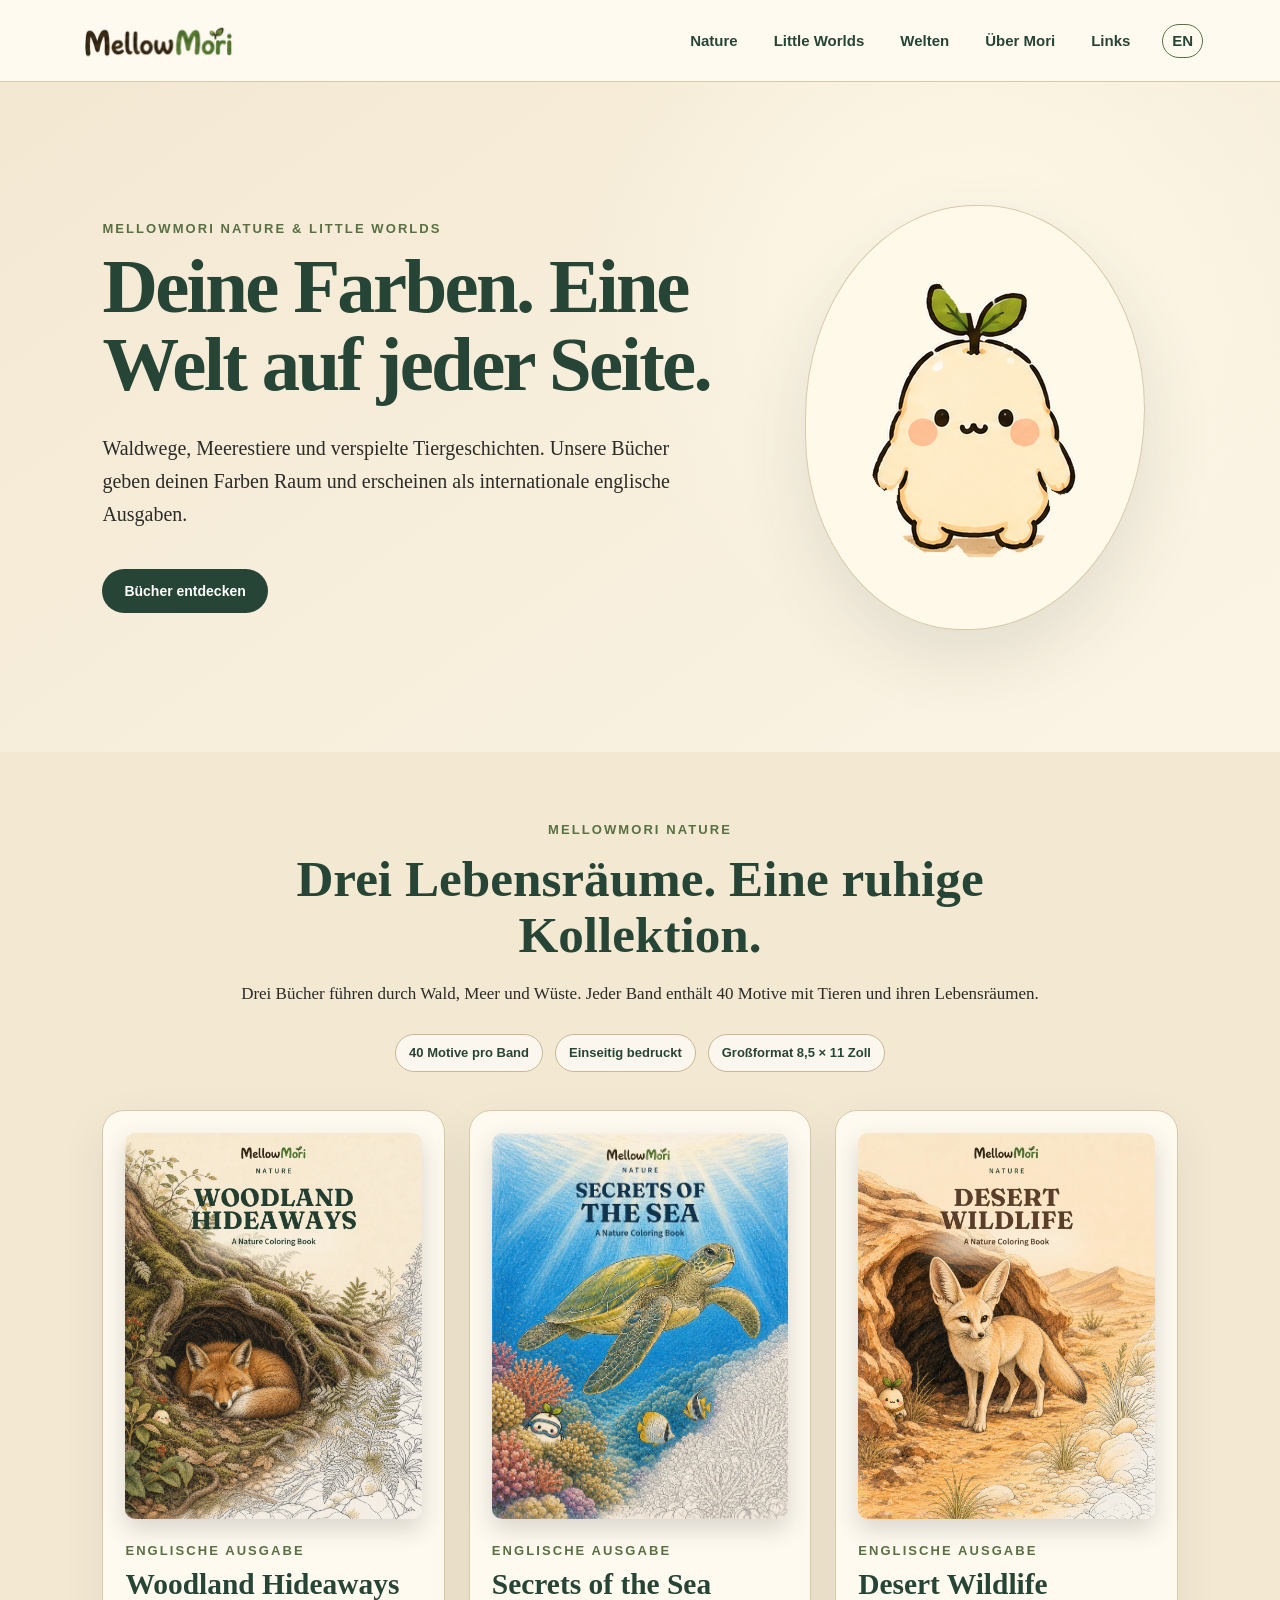
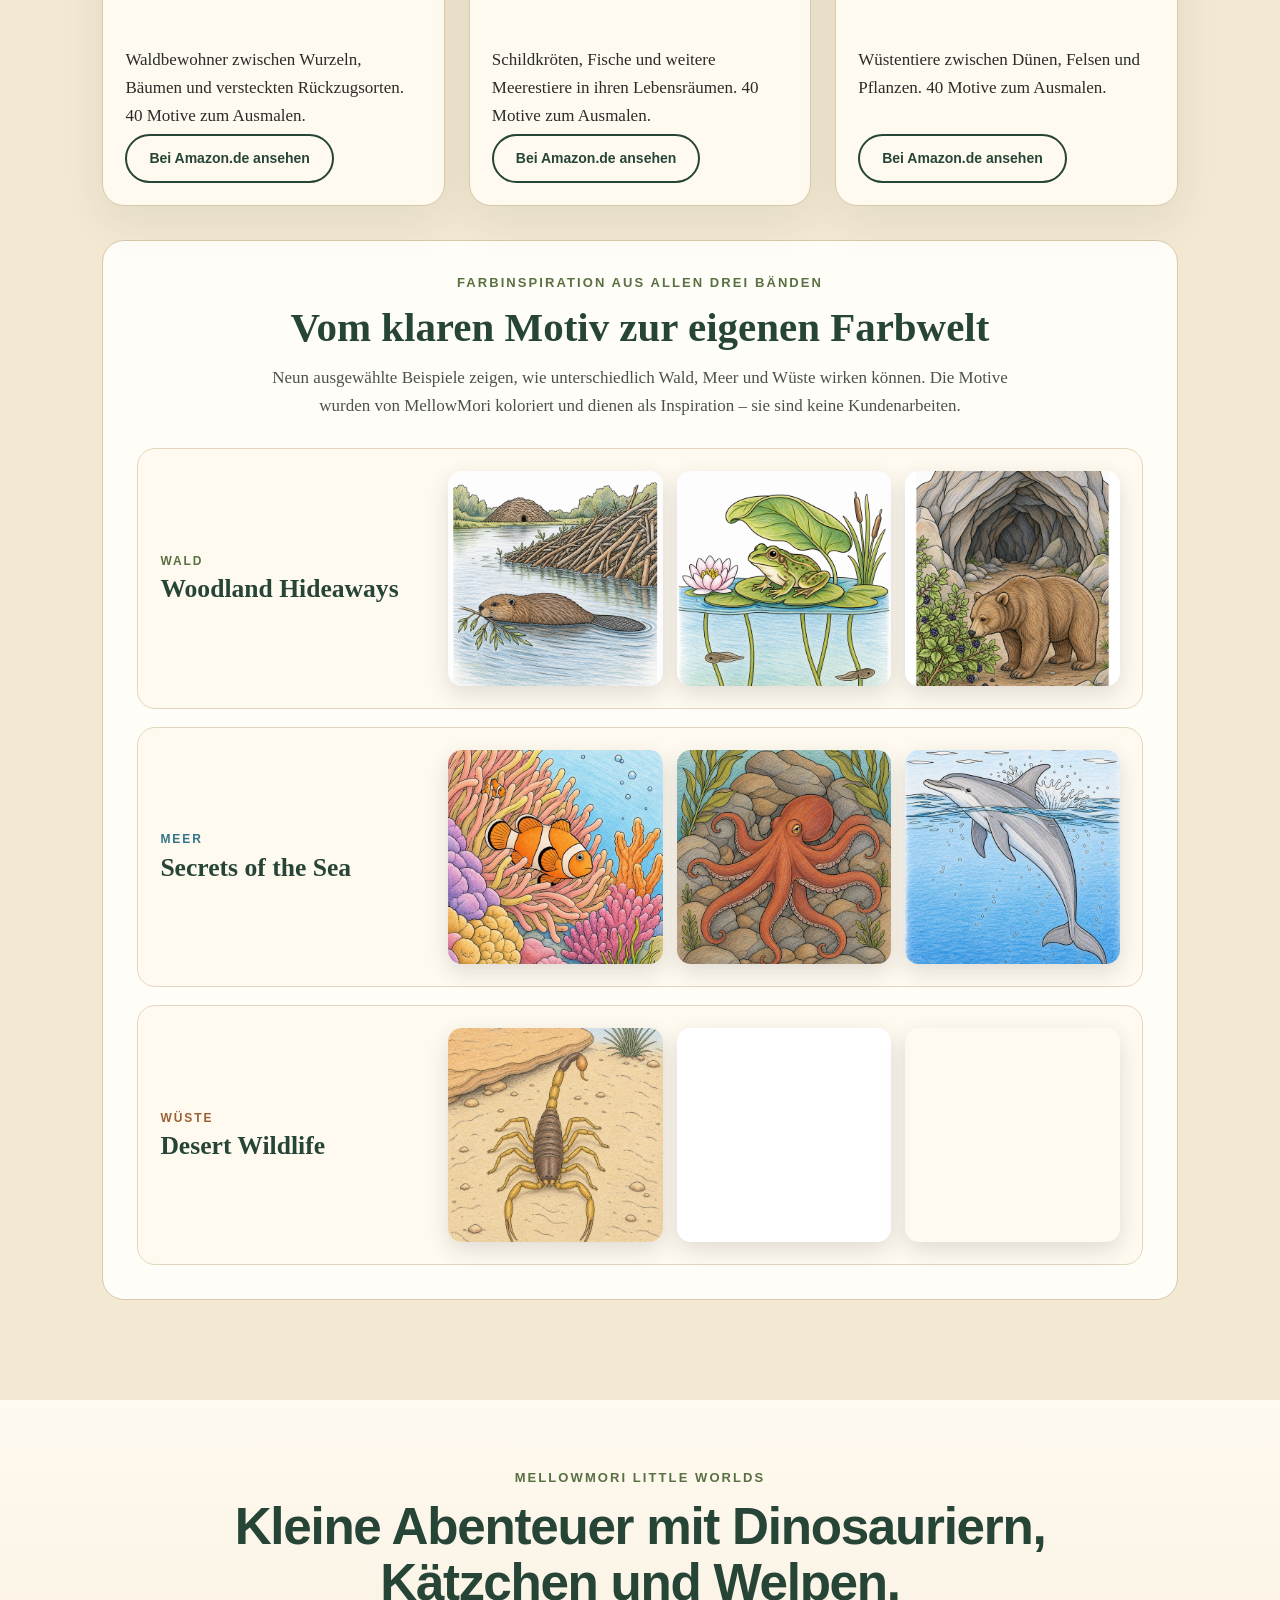
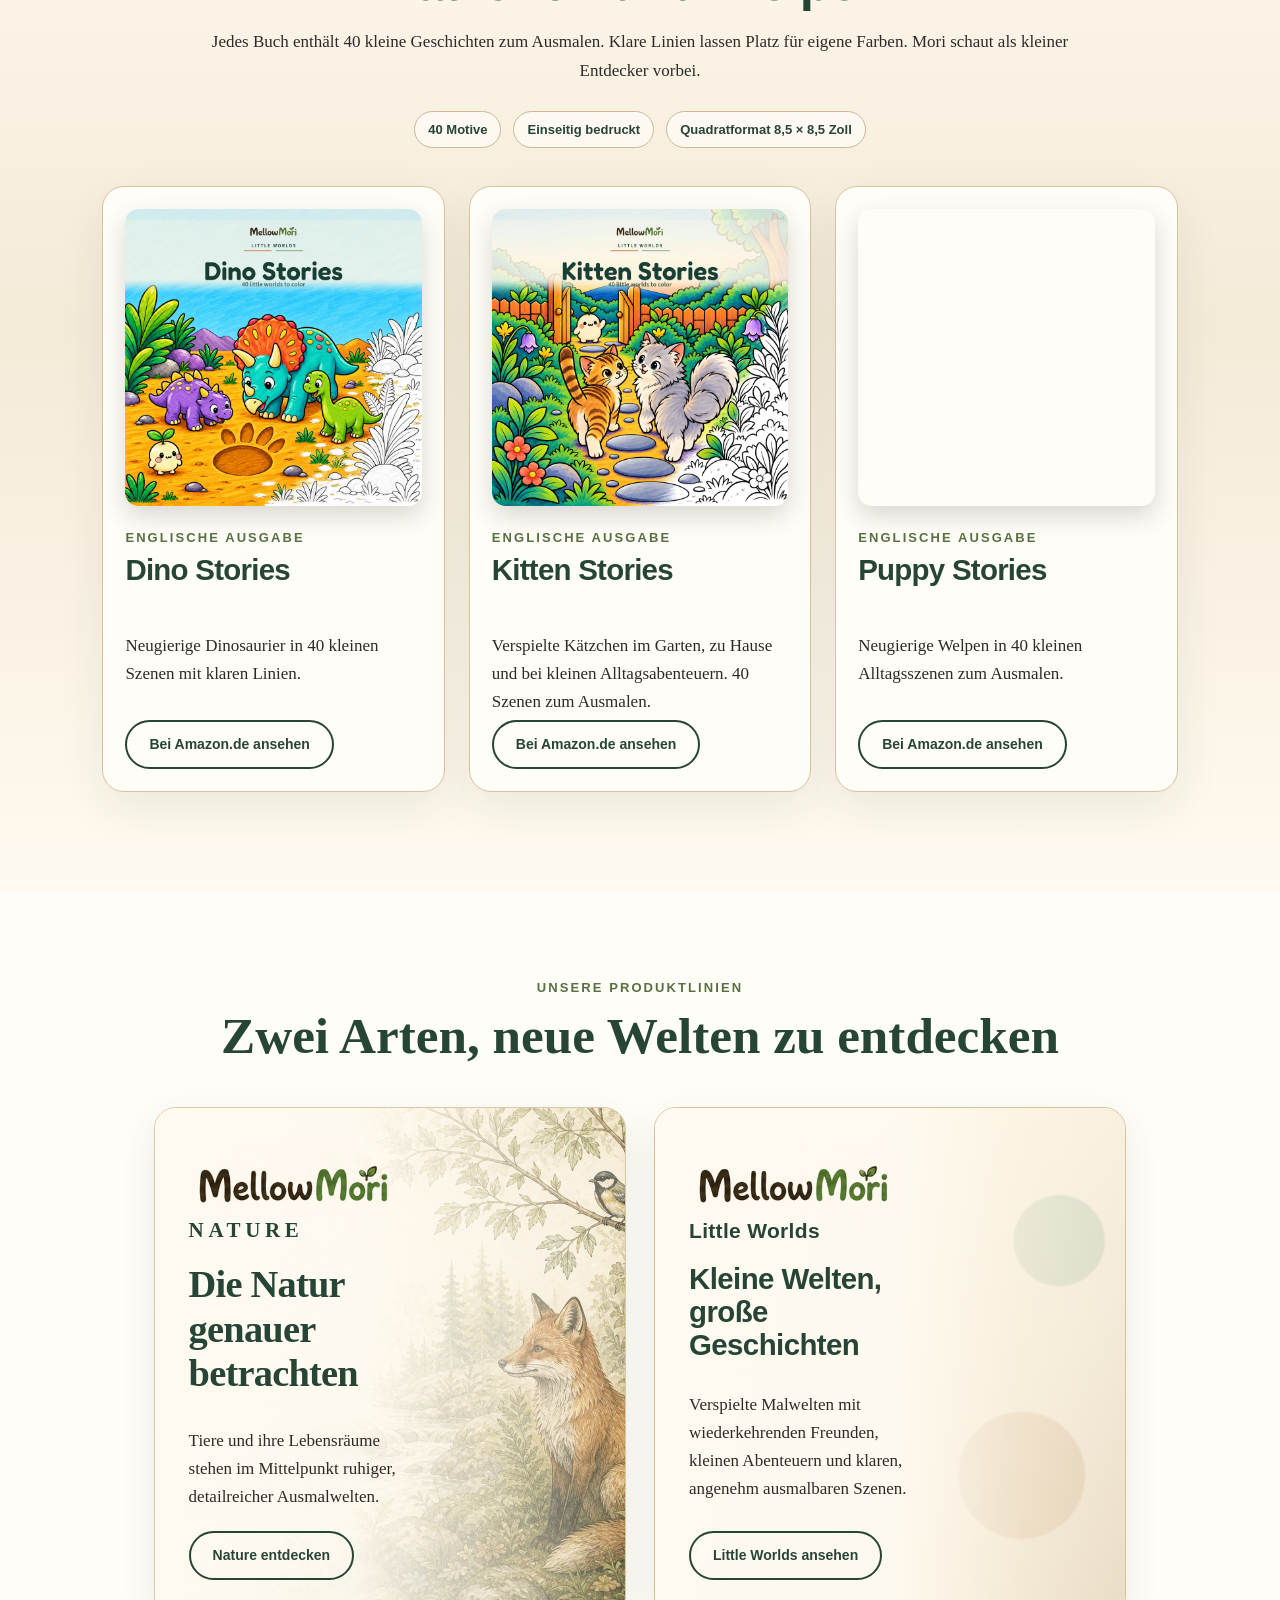
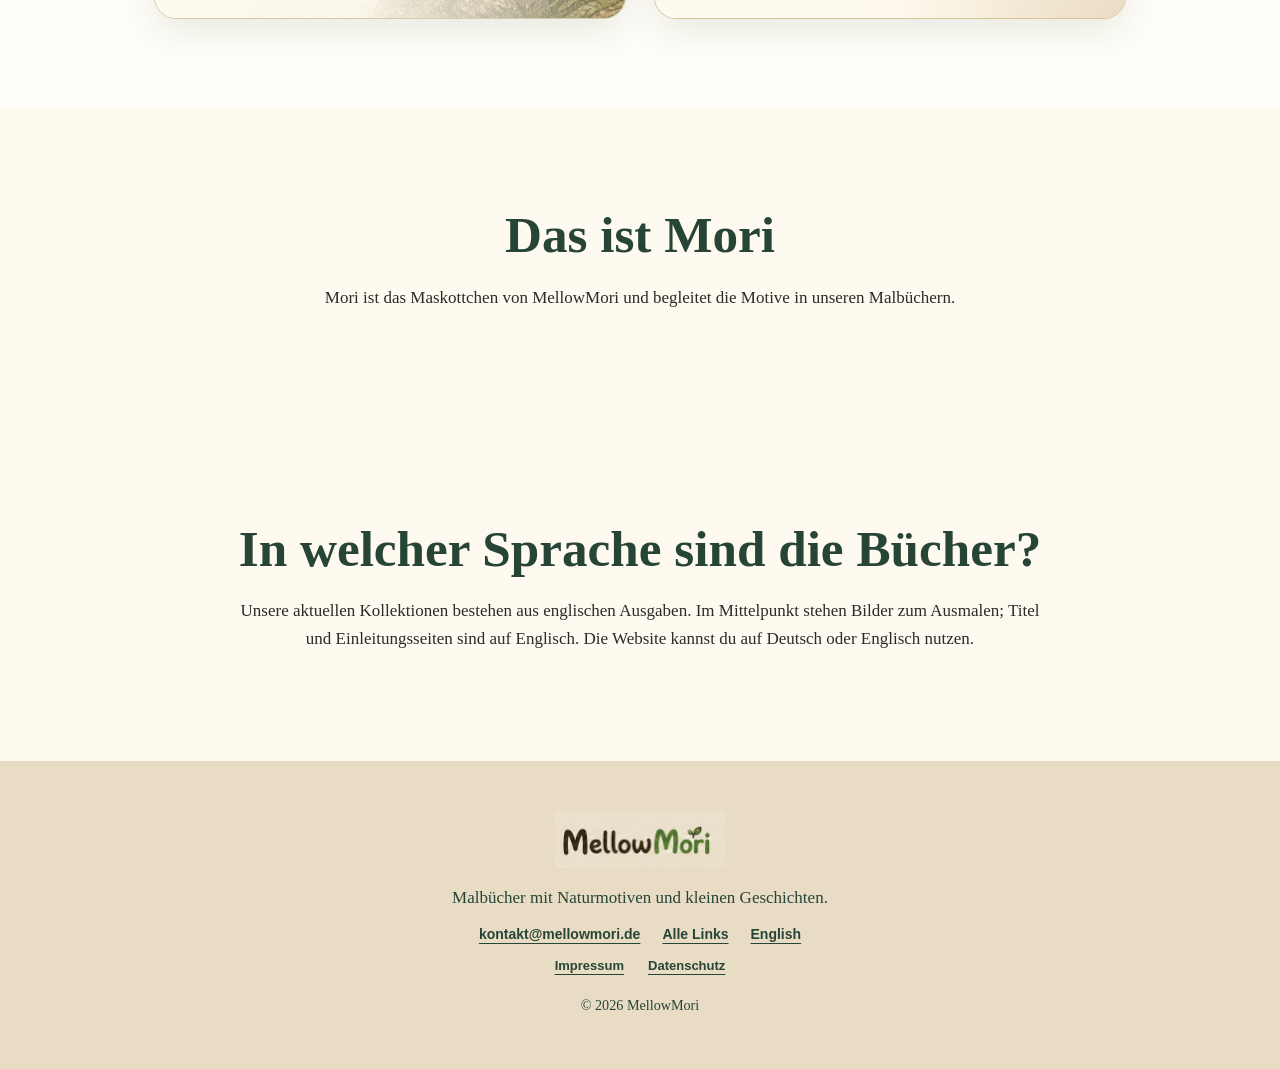
<file: index.html>
<!DOCTYPE html>

<html lang="de">
<head>
<meta charset="utf-8"/>
<meta content="width=device-width, initial-scale=1" name="viewport"/>
<meta content="Naturmotive und kleine Geschichten zum Ausmalen. Unsere internationalen Bücher erscheinen auf Englisch. Entdecke Nature und Little Worlds." name="description"/>
<meta content="#274536" name="theme-color"/>
<meta content="website" property="og:type"/><meta content="MellowMori" property="og:site_name"/>
<meta content="MellowMori | Nature &amp; Little Worlds Malbücher" property="og:title"/>
<meta content="Naturmotive und kleine Geschichten zum Ausmalen. Unsere internationalen Bücher erscheinen auf Englisch. Entdecke Nature und Little Worlds." property="og:description"/>
<meta content="https://mellowmori.de/" property="og:url"/><meta content="de_DE" property="og:locale"/><meta content="en_US" property="og:locale:alternate"/>


<link href="assets/favicon-32x32.png" rel="icon" sizes="32x32" type="image/png"/>
<link href="assets/apple-touch-icon.png" rel="apple-touch-icon" sizes="180x180"/>
<link as="image" fetchpriority="high" href="assets/mori-hero-clean-v3.png" rel="preload"/>
<title>MellowMori | Nature &amp; Little Worlds Malbücher</title>
<link href="styles.css" rel="stylesheet"/>

<link href="https://mellowmori.de/" rel="canonical"/><link href="https://mellowmori.de/" hreflang="de" rel="alternate"/><link href="https://mellowmori.de/en/" hreflang="en" rel="alternate"/><link href="https://mellowmori.de/" hreflang="x-default" rel="alternate"/><script type="application/ld+json">{"@context": "https://schema.org", "@graph": [{"@type": "Organization", "@id": "https://mellowmori.de/#organization", "name": "MellowMori", "url": "https://mellowmori.de/", "logo": "https://mellowmori.de/assets/mellowmori-wordmark.png"}, {"@type": "WebPage", "@id": "https://mellowmori.de/#page", "url": "https://mellowmori.de/", "name": "MellowMori | Nature & Little Worlds Malbücher", "description": "Naturmotive und kleine Geschichten zum Ausmalen. Unsere internationalen Bücher erscheinen auf Englisch. Entdecke Nature und Little Worlds.", "inLanguage": "de"}, {"@type": "Book", "@id": "https://mellowmori.de/#MM-001", "name": "Woodland Hideaways", "inLanguage": "en", "bookFormat": "https://schema.org/Paperback", "numberOfPages": 84, "author": {"@type": "Person", "name": "Mellow Mori"}, "publisher": {"@id": "https://mellowmori.de/#organization"}, "image": "https://mellowmori.de/assets/woodland-hideaways-en-nature-v5.webp", "url": "https://mellowmori.de/#MM-001", "isPartOf": {"@type": "BookSeries", "name": "MellowMori Nature"}, "isbn": "9798171775971", "sameAs": ["https://www.amazon.com/dp/B0HHSKFL48", "https://www.amazon.de/dp/B0HHSKFL48"]}, {"@type": "Book", "@id": "https://mellowmori.de/#MM-002", "name": "Secrets of the Sea", "inLanguage": "en", "bookFormat": "https://schema.org/Paperback", "numberOfPages": 84, "author": {"@type": "Person", "name": "Mellow Mori"}, "publisher": {"@id": "https://mellowmori.de/#organization"}, "image": "https://mellowmori.de/assets/mm002-cover-en.webp", "url": "https://mellowmori.de/#MM-002", "isPartOf": {"@type": "BookSeries", "name": "MellowMori Nature"}, "isbn": "9798171200381", "sameAs": ["https://www.amazon.com/dp/B0HHSG13T6", "https://www.amazon.de/dp/B0HHSG13T6"]}, {"@type": "Book", "@id": "https://mellowmori.de/#MM-003", "name": "Desert Wildlife", "inLanguage": "en", "bookFormat": "https://schema.org/Paperback", "numberOfPages": 84, "author": {"@type": "Person", "name": "Mellow Mori"}, "publisher": {"@id": "https://mellowmori.de/#organization"}, "image": "https://mellowmori.de/assets/mm003-cover-en-v6-owner-review.webp", "url": "https://mellowmori.de/#MM-003", "isPartOf": {"@type": "BookSeries", "name": "MellowMori Nature"}, "isbn": "9798171983628", "sameAs": ["https://www.amazon.com/dp/B0HHX8CV62", "https://www.amazon.de/dp/B0HHX8CV62"]}, {"@type": "Book", "@id": "https://mellowmori.de/#MM-004", "name": "Dino Stories", "inLanguage": "en", "bookFormat": "https://schema.org/Paperback", "numberOfPages": 84, "author": {"@type": "Person", "name": "Mellow Mori"}, "publisher": {"@id": "https://mellowmori.de/#organization"}, "image": "https://mellowmori.de/assets/mm004-cover-en-little-worlds.webp", "url": "https://mellowmori.de/#MM-004", "isPartOf": {"@type": "BookSeries", "name": "MellowMori Little Worlds"}, "isbn": "9798174032415", "sameAs": ["https://www.amazon.com/dp/B0HPKC8KS1", "https://www.amazon.de/dp/B0HPKC8KS1"]}, {"@type": "Book", "@id": "https://mellowmori.de/#MM-005", "name": "Kitten Stories", "inLanguage": "en", "bookFormat": "https://schema.org/Paperback", "numberOfPages": 84, "author": {"@type": "Person", "name": "Mellow Mori"}, "publisher": {"@id": "https://mellowmori.de/#organization"}, "image": "https://mellowmori.de/assets/mm005-cover-en-little-worlds.webp", "url": "https://mellowmori.de/#MM-005", "isPartOf": {"@type": "BookSeries", "name": "MellowMori Little Worlds"}, "isbn": "9798174037434", "sameAs": ["https://www.amazon.com/dp/B0HPCW2QRR", "https://www.amazon.de/dp/B0HPCW2QRR"]}, {"@type": "Book", "@id": "https://mellowmori.de/#MM-006", "name": "Puppy Stories", "inLanguage": "en", "bookFormat": "https://schema.org/Paperback", "numberOfPages": 84, "author": {"@type": "Person", "name": "Mellow Mori"}, "publisher": {"@id": "https://mellowmori.de/#organization"}, "image": "https://mellowmori.de/assets/mm006-cover-en-little-worlds.webp", "url": "https://mellowmori.de/#MM-006", "isPartOf": {"@type": "BookSeries", "name": "MellowMori Little Worlds"}, "sameAs": ["https://www.amazon.com/dp/B0HR7QLNN2", "https://www.amazon.de/dp/B0HR7QLNN2"]}]}</script></head>
<body>
<a class="skip-link" href="#main">Zum Inhalt springen</a>
<header class="site-header">
<a aria-label="MellowMori Startseite" class="brand" href="#top"><img alt="MellowMori" height="115" src="assets/mellowmori-wordmark.png" width="342"/></a>
<nav aria-label="Hauptnavigation"><a href="#books">Nature</a><a href="#little-worlds">Little Worlds</a><a href="#lines">Welten</a><a href="#about">Über Mori</a><a href="links/">Links</a><a aria-label="Englische Website anzeigen" class="language" href="en/#books" hreflang="en" lang="en">EN</a></nav>
</header>
<main id="main">
<section class="hero" id="top"><div class="hero-copy"><p class="eyebrow">MellowMori Nature &amp; Little Worlds</p><h1>Deine Farben. Eine Welt auf jeder Seite.</h1><p>Waldwege, Meerestiere und verspielte Tiergeschichten. Unsere Bücher geben deinen Farben Raum und erscheinen als internationale englische Ausgaben.</p><a class="button" href="#books">Bücher entdecken</a></div><div class="hero-art"><img alt="Mori, der kleine Waldgeist von MellowMori" fetchpriority="high" height="320" src="assets/mori-hero-clean-v3.png" width="254"/></div></section>
<section aria-labelledby="books-heading" class="books nature-collection" data-product-language="en" data-product-line="mellowmori-nature" id="books"><div class="section-heading"><p class="eyebrow">MellowMori Nature</p><h2 id="books-heading">Drei Lebensräume. Eine ruhige Kollektion.</h2><p>Drei Bücher führen durch Wald, Meer und Wüste. Jeder Band enthält 40 Motive mit Tieren und ihren Lebensräumen.</p><ul aria-label="Gemeinsame Buchmerkmale" class="collection-facts"><li>40 Motive pro Band</li><li>Einseitig bedruckt</li><li>Großformat 8,5 × 11 Zoll</li></ul></div>
<div class="collection-grid"><article class="collection-card" data-product-id="MM-001" data-product-language="en" id="MM-001"><figure><img src="assets/woodland-hideaways-en-nature-v5.webp" alt="Englische Ausgabe: Woodland Hideaways" width="1020" height="1320" loading="lazy" decoding="async"/></figure><div class="collection-card__copy"><p class="edition">Englische Ausgabe</p><h3>Woodland Hideaways</h3><p class="collection-card__summary">Waldbewohner zwischen Wurzeln, Bäumen und versteckten Rückzugsorten. 40 Motive zum Ausmalen.</p><a class="secondary-link collection-card__cta" href="https://www.amazon.de/dp/B0HHSKFL48" rel="noopener noreferrer">Bei Amazon.de ansehen</a></div></article><article class="collection-card" data-product-id="MM-002" data-product-language="en" id="MM-002"><figure><img src="assets/mm002-cover-en.webp" alt="Englische Ausgabe: Secrets of the Sea" width="1020" height="1320" loading="lazy" decoding="async"/></figure><div class="collection-card__copy"><p class="edition">Englische Ausgabe</p><h3>Secrets of the Sea</h3><p class="collection-card__summary">Schildkröten, Fische und weitere Meerestiere in ihren Lebensräumen. 40 Motive zum Ausmalen.</p><a class="secondary-link collection-card__cta" href="https://www.amazon.de/dp/B0HHSG13T6" rel="noopener noreferrer">Bei Amazon.de ansehen</a></div></article><article class="collection-card" data-product-id="MM-003" data-product-language="en" id="MM-003"><figure><img src="assets/mm003-cover-en-v6-owner-review.webp" alt="Englische Ausgabe: Desert Wildlife" width="1020" height="1320" loading="lazy" decoding="async"/></figure><div class="collection-card__copy"><p class="edition">Englische Ausgabe</p><h3>Desert Wildlife</h3><p class="collection-card__summary">Wüstentiere zwischen Dünen, Felsen und Pflanzen. 40 Motive zum Ausmalen.</p><a class="secondary-link collection-card__cta" href="https://www.amazon.de/dp/B0HHX8CV62" rel="noopener noreferrer">Bei Amazon.de ansehen</a></div></article></div>
<section aria-labelledby="inspiration-heading" class="inspiration-gallery"><div class="inspiration-heading"><p class="edition">Farbinspiration aus allen drei Bänden</p><h3 id="inspiration-heading">Vom klaren Motiv zur eigenen Farbwelt</h3><p>Neun ausgewählte Beispiele zeigen, wie unterschiedlich Wald, Meer und Wüste wirken können. Die Motive wurden von MellowMori koloriert und dienen als Inspiration – sie sind keine Kundenarbeiten.</p></div><div class="inspiration-books">
<article class="inspiration-book"><div class="inspiration-book__copy"><p class="inspiration-habitat">Wald</p><h4>Woodland Hideaways</h4></div><div aria-label="Drei MellowMori-Farbinspirationen aus Woodland Hideaways" class="preview-grid"><img alt="Von MellowMori kolorierter Biber an einem natürlichen Damm" decoding="async" height="600" loading="lazy" src="assets/mm001-preview-beaver.png" width="600"/><img alt="Von MellowMori kolorierter Frosch auf Seerosenblättern" decoding="async" height="600" loading="lazy" src="assets/mm001-preview-frog.png" width="600"/><img alt="Von MellowMori kolorierter Braunbär an einer felsigen Höhle" decoding="async" height="600" loading="lazy" src="assets/mm001-preview-bear.png" width="600"/></div></article>
<article class="inspiration-book"><div class="inspiration-book__copy"><p class="inspiration-habitat inspiration-habitat--sea">Meer</p><h4>Secrets of the Sea</h4></div><div aria-label="Drei MellowMori-Farbinspirationen aus Secrets of the Sea" class="preview-grid"><img alt="Von MellowMori kolorierter Clownfisch zwischen farbigen Korallen" decoding="async" height="600" loading="lazy" src="assets/mm002-preview-clownfish.jpg" width="600"/><img alt="Von MellowMori kolorierter Oktopus in einer felsigen Unterwasserwelt" decoding="async" height="600" loading="lazy" src="assets/mm002-preview-octopus.jpg" width="600"/><img alt="Von MellowMori kolorierter Delfin im offenen Meer" decoding="async" height="600" loading="lazy" src="assets/mm002-preview-dolphin.jpg" width="600"/></div></article>
<article class="inspiration-book"><div class="inspiration-book__copy"><p class="inspiration-habitat inspiration-habitat--desert">Wüste</p><h4>Desert Wildlife</h4></div><div aria-label="Drei MellowMori-Farbinspirationen aus Desert Wildlife" class="preview-grid"><img alt="Von MellowMori kolorierter Skorpion vor einem natürlichen Wüstenfelsen" decoding="async" height="600" loading="lazy" src="assets/mm003-preview-deathstalker.jpg" width="600"/><img alt="Von MellowMori kolorierte wilde Trampeltiere in einer weiten Wüstenlandschaft" class="source-faithful-inspiration" decoding="async" height="600" loading="lazy" src="assets/mm003-preview-bactrian-camels-s35-v5-lossless.webp" width="600"/><img alt="Von MellowMori kolorierte Zebrafinken an einer Wasserstelle im Palm Valley" decoding="async" height="600" loading="lazy" src="assets/mm003-preview-zebra-finches.jpg" width="600"/></div></article>
</div></section>
</section>
<section aria-labelledby="little-worlds-heading" class="books little-worlds-collection" data-product-language="en" data-product-line="mellowmori-little-worlds" id="little-worlds">
<div class="section-heading"><p class="eyebrow">MellowMori Little Worlds</p><h2 id="little-worlds-heading">Kleine Abenteuer mit Dinosauriern, Kätzchen und Welpen.</h2><p>Jedes Buch enthält 40 kleine Geschichten zum Ausmalen. Klare Linien lassen Platz für eigene Farben. Mori schaut als kleiner Entdecker vorbei.</p><ul aria-label="Buchmerkmale" class="collection-facts"><li>40 Motive</li><li>Einseitig bedruckt</li><li>Quadratformat 8,5 × 8,5 Zoll</li></ul></div>
<div class="collection-grid"><article class="collection-card little-worlds-card" data-product-id="MM-004" data-product-language="en" id="MM-004"><figure><img src="assets/mm004-cover-en-little-worlds.webp" alt="Englische Ausgabe: Dino Stories" width="900" height="900" loading="lazy" decoding="async"/></figure><div class="collection-card__copy"><p class="edition">Englische Ausgabe</p><h3>Dino Stories</h3><p class="collection-card__summary">Neugierige Dinosaurier in 40 kleinen Szenen mit klaren Linien.</p><a class="secondary-link collection-card__cta" href="https://www.amazon.de/dp/B0HPKC8KS1" rel="noopener noreferrer">Bei Amazon.de ansehen</a></div></article><article class="collection-card little-worlds-card" data-product-id="MM-005" data-product-language="en" id="MM-005"><figure><img src="assets/mm005-cover-en-little-worlds.webp" alt="Englische Ausgabe: Kitten Stories" width="900" height="900" loading="lazy" decoding="async"/></figure><div class="collection-card__copy"><p class="edition">Englische Ausgabe</p><h3>Kitten Stories</h3><p class="collection-card__summary">Verspielte Kätzchen im Garten, zu Hause und bei kleinen Alltagsabenteuern. 40 Szenen zum Ausmalen.</p><a class="secondary-link collection-card__cta" href="https://www.amazon.de/dp/B0HPCW2QRR" rel="noopener noreferrer">Bei Amazon.de ansehen</a></div></article><article class="collection-card little-worlds-card" data-product-id="MM-006" data-product-language="en" id="MM-006"><figure><img src="assets/mm006-cover-en-little-worlds.webp" alt="Englische Ausgabe: Puppy Stories" width="900" height="900" loading="lazy" decoding="async"/></figure><div class="collection-card__copy"><p class="edition">Englische Ausgabe</p><h3>Puppy Stories</h3><p class="collection-card__summary">Neugierige Welpen in 40 kleinen Alltagsszenen zum Ausmalen.</p><a class="secondary-link collection-card__cta" href="https://www.amazon.de/dp/B0HR7QLNN2" rel="noopener noreferrer">Bei Amazon.de ansehen</a></div></article></div>

</section>
<section aria-labelledby="lines-heading" class="product-lines" id="lines"><p class="eyebrow">Unsere Produktlinien</p><h2 id="lines-heading">Zwei Arten, neue Welten zu entdecken</h2><div class="line-grid">
<article class="line-card line-card--nature"><div class="line-card__content"><img alt="MellowMori" class="line-card__wordmark" height="115" src="assets/mellowmori-wordmark.png" width="342"/><p class="line-name line-name--nature">Nature</p><h3>Die Natur genauer betrachten</h3><p>Tiere und ihre Lebensräume stehen im Mittelpunkt ruhiger, detailreicher Ausmalwelten.</p><a class="secondary-link" href="#books">Nature entdecken</a></div></article>
<article class="line-card line-card--little-worlds"><div class="line-card__content"><img alt="MellowMori" class="line-card__wordmark" height="115" src="assets/mellowmori-wordmark.png" width="342"/><p class="line-name line-name--little-worlds">Little Worlds</p><h3>Kleine Welten, große Geschichten</h3><p>Verspielte Malwelten mit wiederkehrenden Freunden, kleinen Abenteuern und klaren, angenehm ausmalbaren Szenen.</p><a class="secondary-link" href="#little-worlds">Little Worlds ansehen</a></div></article>
</div></section>

<section class="about" id="about"><h2>Das ist Mori</h2><p>Mori ist das Maskottchen von MellowMori und begleitet die Motive in unseren Malbüchern.</p></section><section class="about" id="book-language"><h2>In welcher Sprache sind die Bücher?</h2><p>Unsere aktuellen Kollektionen bestehen aus englischen Ausgaben. Im Mittelpunkt stehen Bilder zum Ausmalen; Titel und Einleitungsseiten sind auf Englisch. Die Website kannst du auf Deutsch oder Englisch nutzen.</p></section>
</main>
<footer><img alt="MellowMori" height="115" loading="lazy" src="assets/mellowmori-wordmark.png" width="342"/><p>Malbücher mit Naturmotiven und kleinen Geschichten.</p><p class="footer-links"><a href="mailto:kontakt@mellowmori.de">kontakt@mellowmori.de</a><a href="links/">Alle Links</a><a class="footer-language" href="en/#books" hreflang="en" lang="en">English</a></p><div aria-label="Rechtliche Seiten" class="legal-slots"><a href="impressum/">Impressum</a><a href="datenschutz/">Datenschutz</a></div><small>© 2026 MellowMori</small></footer>
</body>
</html>
</file>
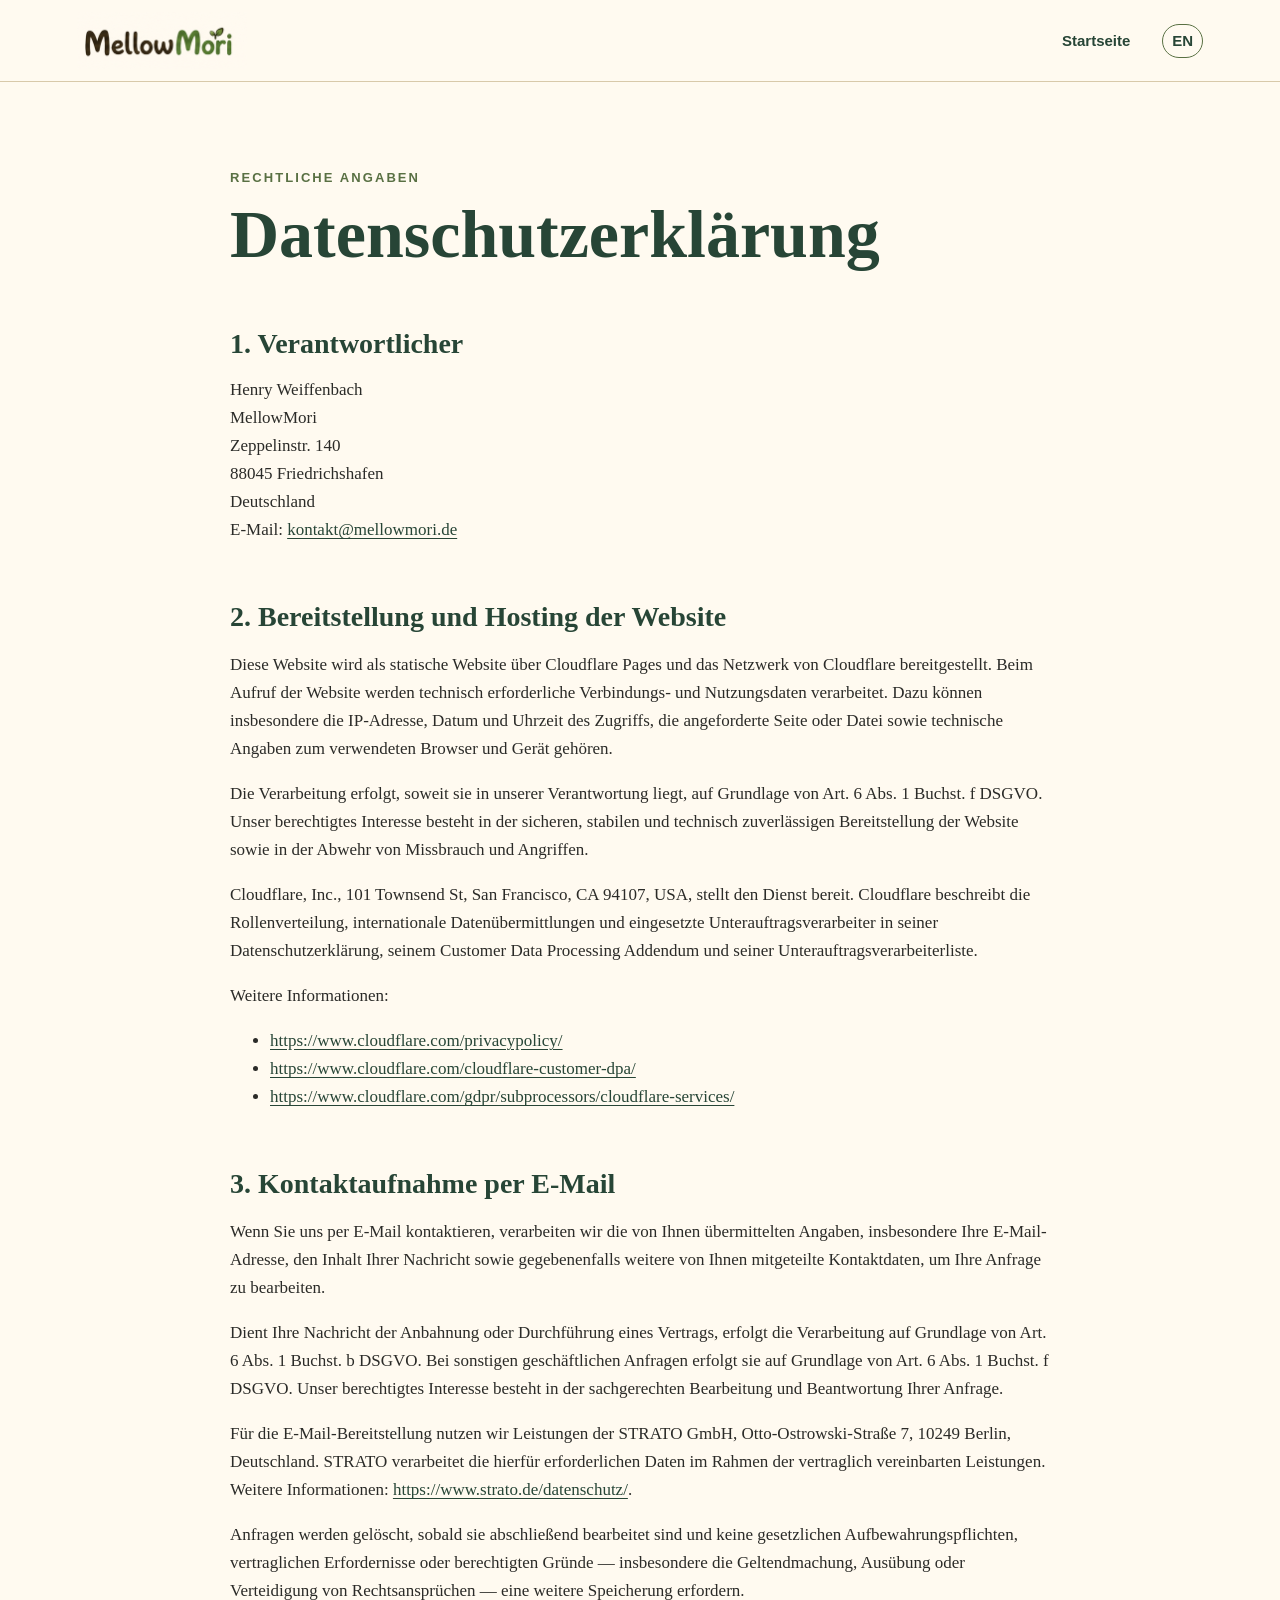
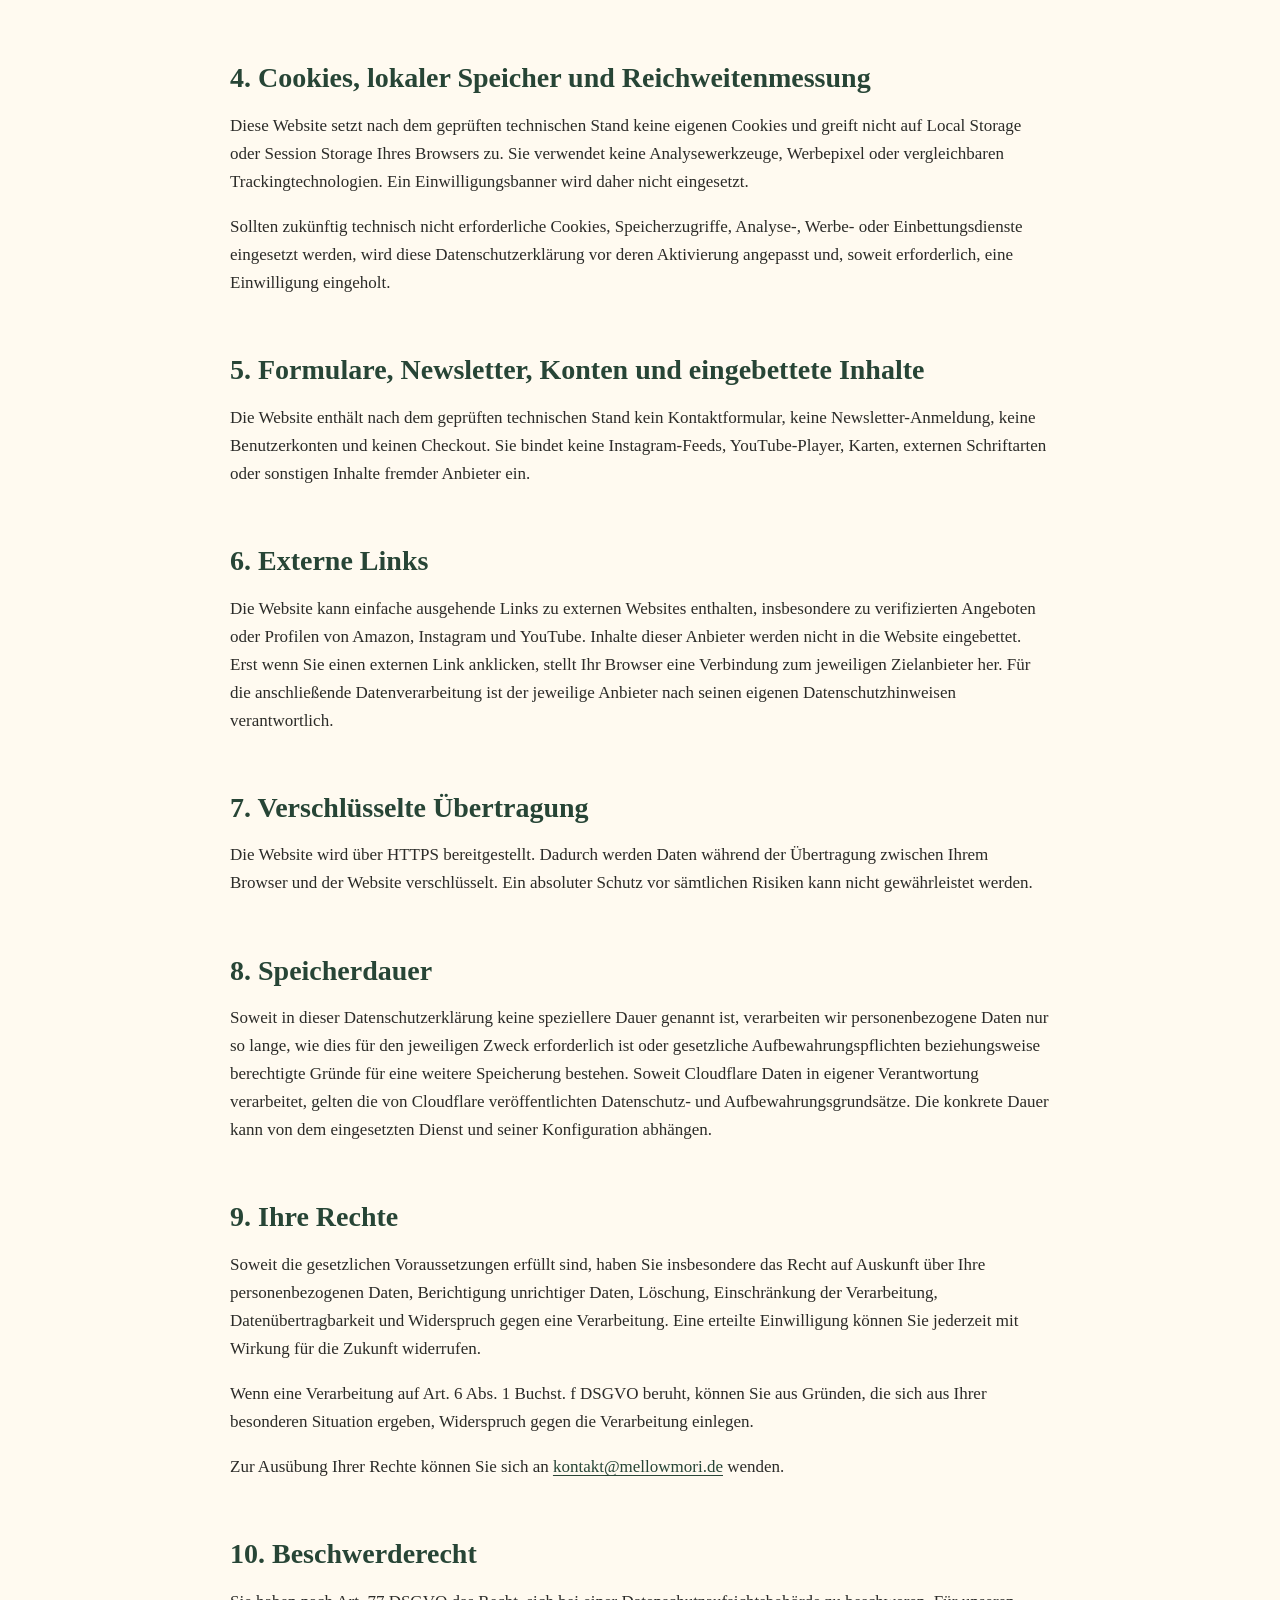
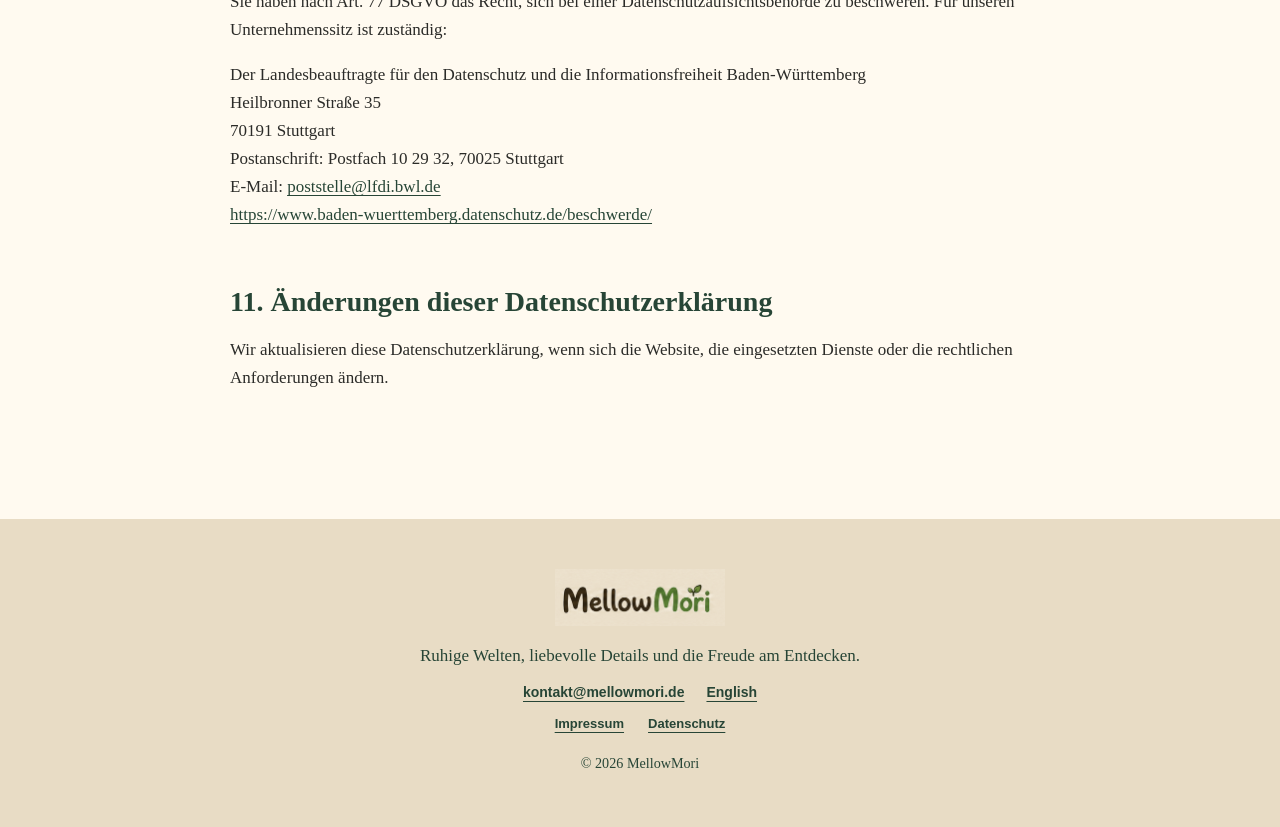
<file: datenschutz/index.html>
<!doctype html>
<html lang="de">
<head>
  <meta charset="utf-8"><meta name="viewport" content="width=device-width, initial-scale=1"><meta name="description" content="Datenschutzerklärung der MellowMori-Website."><meta name="theme-color" content="#274536">
  <meta property="og:type" content="website"><meta property="og:site_name" content="MellowMori"><meta property="og:title" content="Datenschutzerklärung – MellowMori"><meta property="og:description" content="Datenschutzerklärung der MellowMori-Website."><meta property="og:url" content="https://mellowmori.de/datenschutz/">
  <link rel="canonical" href="https://mellowmori.de/datenschutz/"><link rel="alternate" hreflang="de" href="https://mellowmori.de/datenschutz/"><link rel="alternate" hreflang="en" href="https://mellowmori.de/en/privacy/"><link rel="alternate" hreflang="x-default" href="https://mellowmori.de/datenschutz/">
  <link rel="icon" type="image/png" sizes="32x32" href="../assets/favicon-32x32.png"><title>Datenschutzerklärung – MellowMori</title><link rel="stylesheet" href="../styles.css">
</head>
<body class="legal-page">
  <a class="skip-link" href="#main">Zum Inhalt springen</a>
  <header class="site-header"><a class="brand" href="../" aria-label="Zur MellowMori Startseite"><img src="../assets/mellowmori-wordmark.png" width="342" height="115" alt="MellowMori"></a><nav aria-label="Seitennavigation"><a href="../">Startseite</a><a class="language" href="../en/privacy/" lang="en" hreflang="en">EN</a></nav></header>
  <main id="main" class="legal-shell" data-legal-source-sha256="7B74824B54502DCA06ADF2A5A07B98BCD58FA8569FEF0E023DF7BE8F15B630D1">
    <p class="eyebrow">Rechtliche Angaben</p><h1>Datenschutzerklärung</h1>
    <h2>1. Verantwortlicher</h2><address>Henry Weiffenbach<br>MellowMori<br>Zeppelinstr. 140<br>88045 Friedrichshafen<br>Deutschland<br>E-Mail: <a href="mailto:kontakt@mellowmori.de">kontakt@mellowmori.de</a></address>
    <h2>2. Bereitstellung und Hosting der Website</h2>
    <p>Diese Website wird als statische Website über Cloudflare Pages und das Netzwerk von Cloudflare bereitgestellt. Beim Aufruf der Website werden technisch erforderliche Verbindungs- und Nutzungsdaten verarbeitet. Dazu können insbesondere die IP-Adresse, Datum und Uhrzeit des Zugriffs, die angeforderte Seite oder Datei sowie technische Angaben zum verwendeten Browser und Gerät gehören.</p>
    <p>Die Verarbeitung erfolgt, soweit sie in unserer Verantwortung liegt, auf Grundlage von Art. 6 Abs. 1 Buchst. f DSGVO. Unser berechtigtes Interesse besteht in der sicheren, stabilen und technisch zuverlässigen Bereitstellung der Website sowie in der Abwehr von Missbrauch und Angriffen.</p>
    <p>Cloudflare, Inc., 101 Townsend St, San Francisco, CA 94107, USA, stellt den Dienst bereit. Cloudflare beschreibt die Rollenverteilung, internationale Datenübermittlungen und eingesetzte Unterauftragsverarbeiter in seiner Datenschutzerklärung, seinem Customer Data Processing Addendum und seiner Unterauftragsverarbeiterliste.</p>
    <p>Weitere Informationen:</p><ul><li><a href="https://www.cloudflare.com/privacypolicy/">https://www.cloudflare.com/privacypolicy/</a></li><li><a href="https://www.cloudflare.com/cloudflare-customer-dpa/">https://www.cloudflare.com/cloudflare-customer-dpa/</a></li><li><a href="https://www.cloudflare.com/gdpr/subprocessors/cloudflare-services/">https://www.cloudflare.com/gdpr/subprocessors/cloudflare-services/</a></li></ul>
    <h2>3. Kontaktaufnahme per E-Mail</h2>
    <p>Wenn Sie uns per E-Mail kontaktieren, verarbeiten wir die von Ihnen übermittelten Angaben, insbesondere Ihre E-Mail-Adresse, den Inhalt Ihrer Nachricht sowie gegebenenfalls weitere von Ihnen mitgeteilte Kontaktdaten, um Ihre Anfrage zu bearbeiten.</p>
    <p>Dient Ihre Nachricht der Anbahnung oder Durchführung eines Vertrags, erfolgt die Verarbeitung auf Grundlage von Art. 6 Abs. 1 Buchst. b DSGVO. Bei sonstigen geschäftlichen Anfragen erfolgt sie auf Grundlage von Art. 6 Abs. 1 Buchst. f DSGVO. Unser berechtigtes Interesse besteht in der sachgerechten Bearbeitung und Beantwortung Ihrer Anfrage.</p>
    <p>Für die E-Mail-Bereitstellung nutzen wir Leistungen der STRATO GmbH, Otto-Ostrowski-Straße 7, 10249 Berlin, Deutschland. STRATO verarbeitet die hierfür erforderlichen Daten im Rahmen der vertraglich vereinbarten Leistungen. Weitere Informationen: <a href="https://www.strato.de/datenschutz/">https://www.strato.de/datenschutz/</a>.</p>
    <p>Anfragen werden gelöscht, sobald sie abschließend bearbeitet sind und keine gesetzlichen Aufbewahrungspflichten, vertraglichen Erfordernisse oder berechtigten Gründe — insbesondere die Geltendmachung, Ausübung oder Verteidigung von Rechtsansprüchen — eine weitere Speicherung erfordern.</p>
    <h2>4. Cookies, lokaler Speicher und Reichweitenmessung</h2><p>Diese Website setzt nach dem geprüften technischen Stand keine eigenen Cookies und greift nicht auf Local Storage oder Session Storage Ihres Browsers zu. Sie verwendet keine Analysewerkzeuge, Werbepixel oder vergleichbaren Trackingtechnologien. Ein Einwilligungsbanner wird daher nicht eingesetzt.</p><p>Sollten zukünftig technisch nicht erforderliche Cookies, Speicherzugriffe, Analyse-, Werbe- oder Einbettungsdienste eingesetzt werden, wird diese Datenschutzerklärung vor deren Aktivierung angepasst und, soweit erforderlich, eine Einwilligung eingeholt.</p>
    <h2>5. Formulare, Newsletter, Konten und eingebettete Inhalte</h2><p>Die Website enthält nach dem geprüften technischen Stand kein Kontaktformular, keine Newsletter-Anmeldung, keine Benutzerkonten und keinen Checkout. Sie bindet keine Instagram-Feeds, YouTube-Player, Karten, externen Schriftarten oder sonstigen Inhalte fremder Anbieter ein.</p>
    <h2>6. Externe Links</h2><p>Die Website kann einfache ausgehende Links zu externen Websites enthalten, insbesondere zu verifizierten Angeboten oder Profilen von Amazon, Instagram und YouTube. Inhalte dieser Anbieter werden nicht in die Website eingebettet. Erst wenn Sie einen externen Link anklicken, stellt Ihr Browser eine Verbindung zum jeweiligen Zielanbieter her. Für die anschließende Datenverarbeitung ist der jeweilige Anbieter nach seinen eigenen Datenschutzhinweisen verantwortlich.</p>
    <h2>7. Verschlüsselte Übertragung</h2><p>Die Website wird über HTTPS bereitgestellt. Dadurch werden Daten während der Übertragung zwischen Ihrem Browser und der Website verschlüsselt. Ein absoluter Schutz vor sämtlichen Risiken kann nicht gewährleistet werden.</p>
    <h2>8. Speicherdauer</h2><p>Soweit in dieser Datenschutzerklärung keine speziellere Dauer genannt ist, verarbeiten wir personenbezogene Daten nur so lange, wie dies für den jeweiligen Zweck erforderlich ist oder gesetzliche Aufbewahrungspflichten beziehungsweise berechtigte Gründe für eine weitere Speicherung bestehen. Soweit Cloudflare Daten in eigener Verantwortung verarbeitet, gelten die von Cloudflare veröffentlichten Datenschutz- und Aufbewahrungsgrundsätze. Die konkrete Dauer kann von dem eingesetzten Dienst und seiner Konfiguration abhängen.</p>
    <h2>9. Ihre Rechte</h2><p>Soweit die gesetzlichen Voraussetzungen erfüllt sind, haben Sie insbesondere das Recht auf Auskunft über Ihre personenbezogenen Daten, Berichtigung unrichtiger Daten, Löschung, Einschränkung der Verarbeitung, Datenübertragbarkeit und Widerspruch gegen eine Verarbeitung. Eine erteilte Einwilligung können Sie jederzeit mit Wirkung für die Zukunft widerrufen.</p><p>Wenn eine Verarbeitung auf Art. 6 Abs. 1 Buchst. f DSGVO beruht, können Sie aus Gründen, die sich aus Ihrer besonderen Situation ergeben, Widerspruch gegen die Verarbeitung einlegen.</p><p>Zur Ausübung Ihrer Rechte können Sie sich an <a href="mailto:kontakt@mellowmori.de">kontakt@mellowmori.de</a> wenden.</p>
    <h2>10. Beschwerderecht</h2><p>Sie haben nach Art. 77 DSGVO das Recht, sich bei einer Datenschutzaufsichtsbehörde zu beschweren. Für unseren Unternehmenssitz ist zuständig:</p><address>Der Landesbeauftragte für den Datenschutz und die Informationsfreiheit Baden-Württemberg<br>Heilbronner Straße 35<br>70191 Stuttgart<br>Postanschrift: Postfach 10 29 32, 70025 Stuttgart<br>E-Mail: <a href="mailto:poststelle@lfdi.bwl.de">poststelle@lfdi.bwl.de</a><br><a href="https://www.baden-wuerttemberg.datenschutz.de/beschwerde/">https://www.baden-wuerttemberg.datenschutz.de/beschwerde/</a></address>
    <h2>11. Änderungen dieser Datenschutzerklärung</h2><p>Wir aktualisieren diese Datenschutzerklärung, wenn sich die Website, die eingesetzten Dienste oder die rechtlichen Anforderungen ändern.</p>
  </main>
  <footer><img src="../assets/mellowmori-wordmark.png" width="342" height="115" alt="MellowMori"><p>Ruhige Welten, liebevolle Details und die Freude am Entdecken.</p><p class="footer-links"><a href="mailto:kontakt@mellowmori.de">kontakt@mellowmori.de</a><a href="../en/privacy/" lang="en" hreflang="en">English</a></p><div class="legal-slots"><a href="../impressum/">Impressum</a><a aria-current="page" href="./">Datenschutz</a></div><small>&copy; 2026 MellowMori</small></footer>
</body></html>
</file>
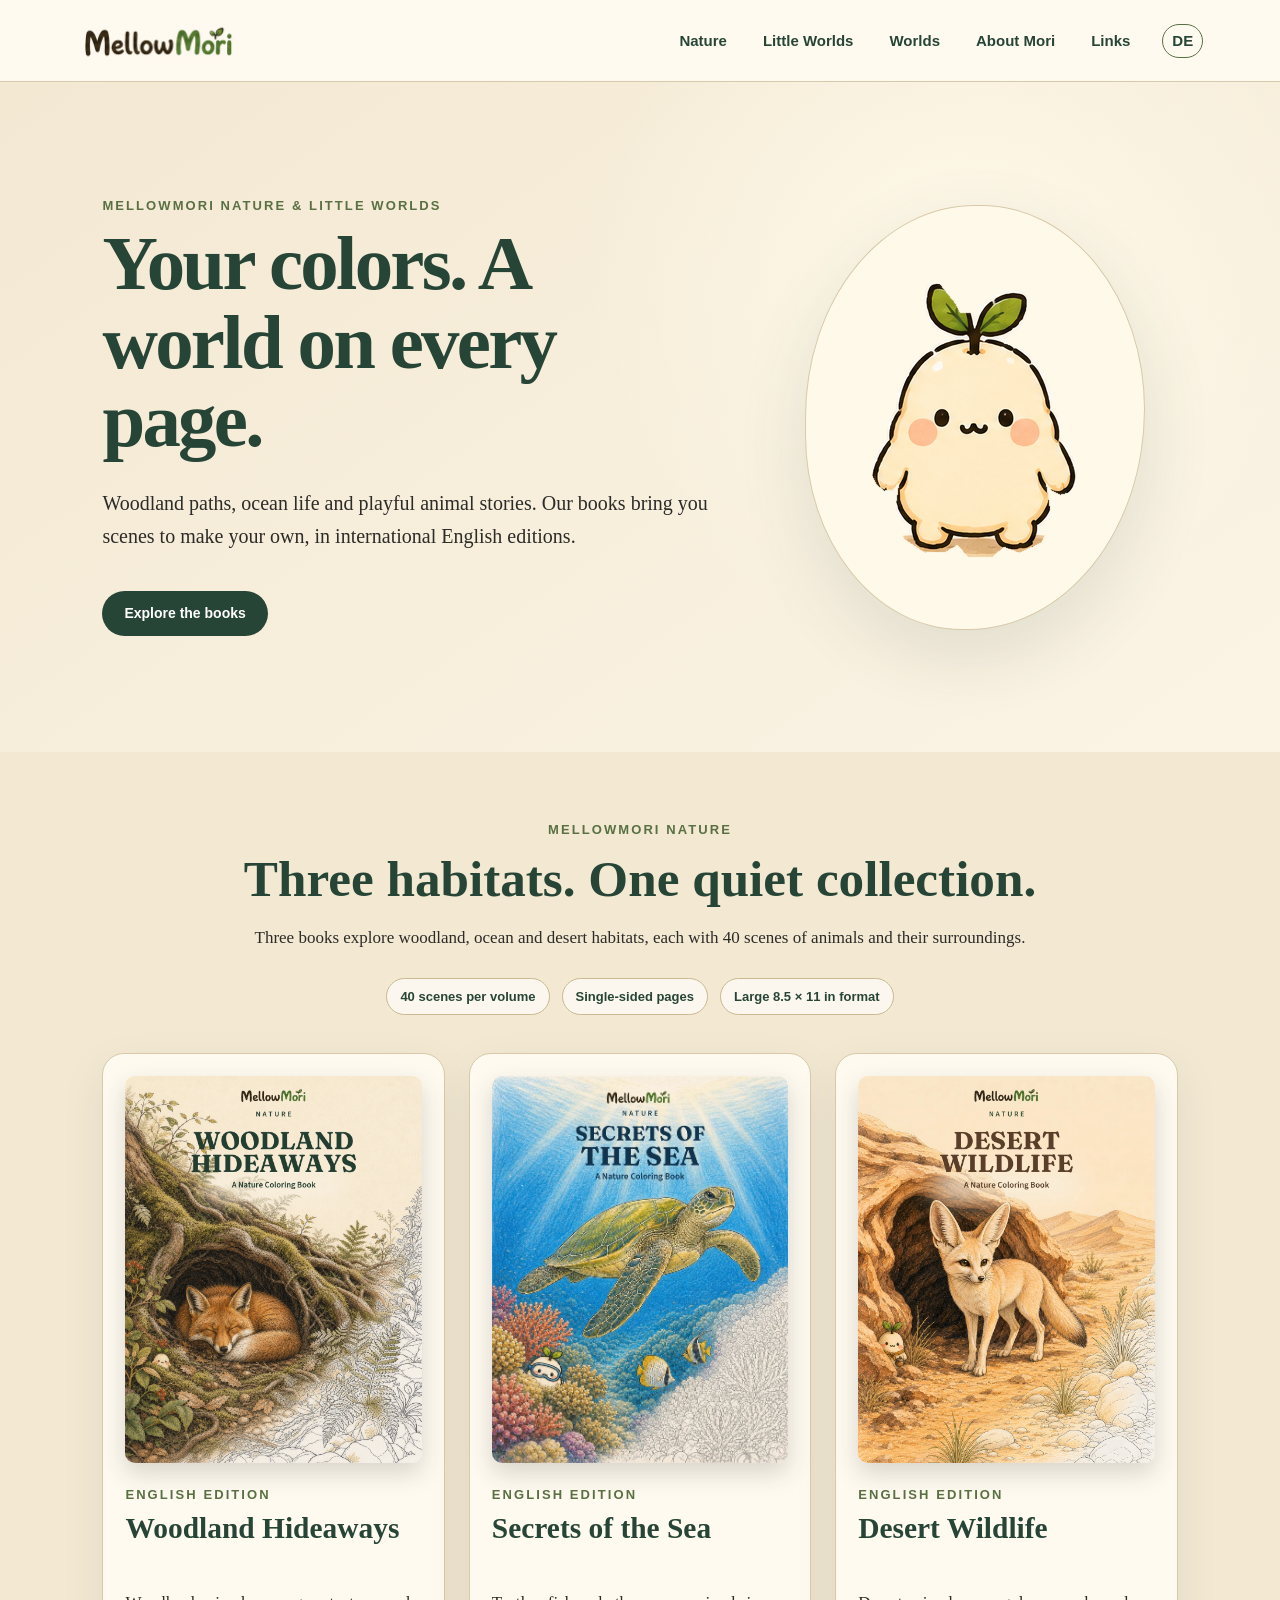
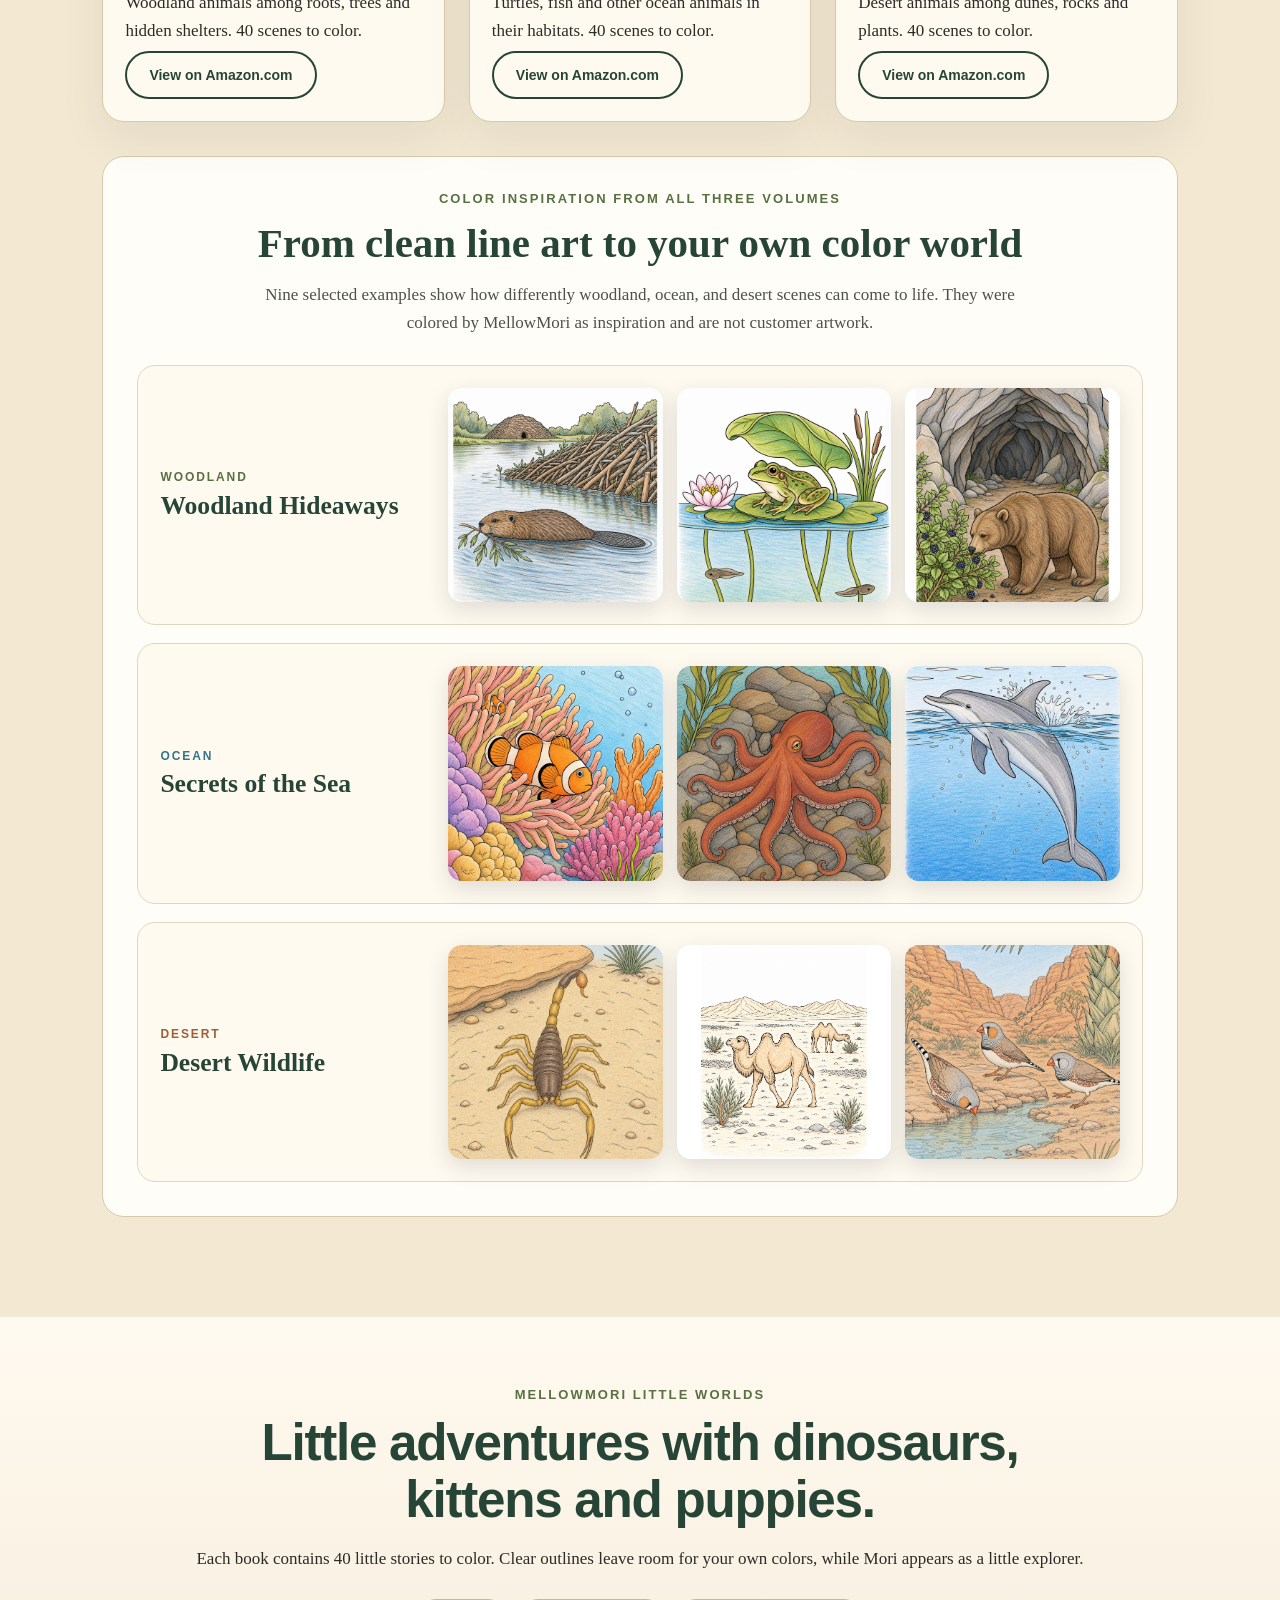
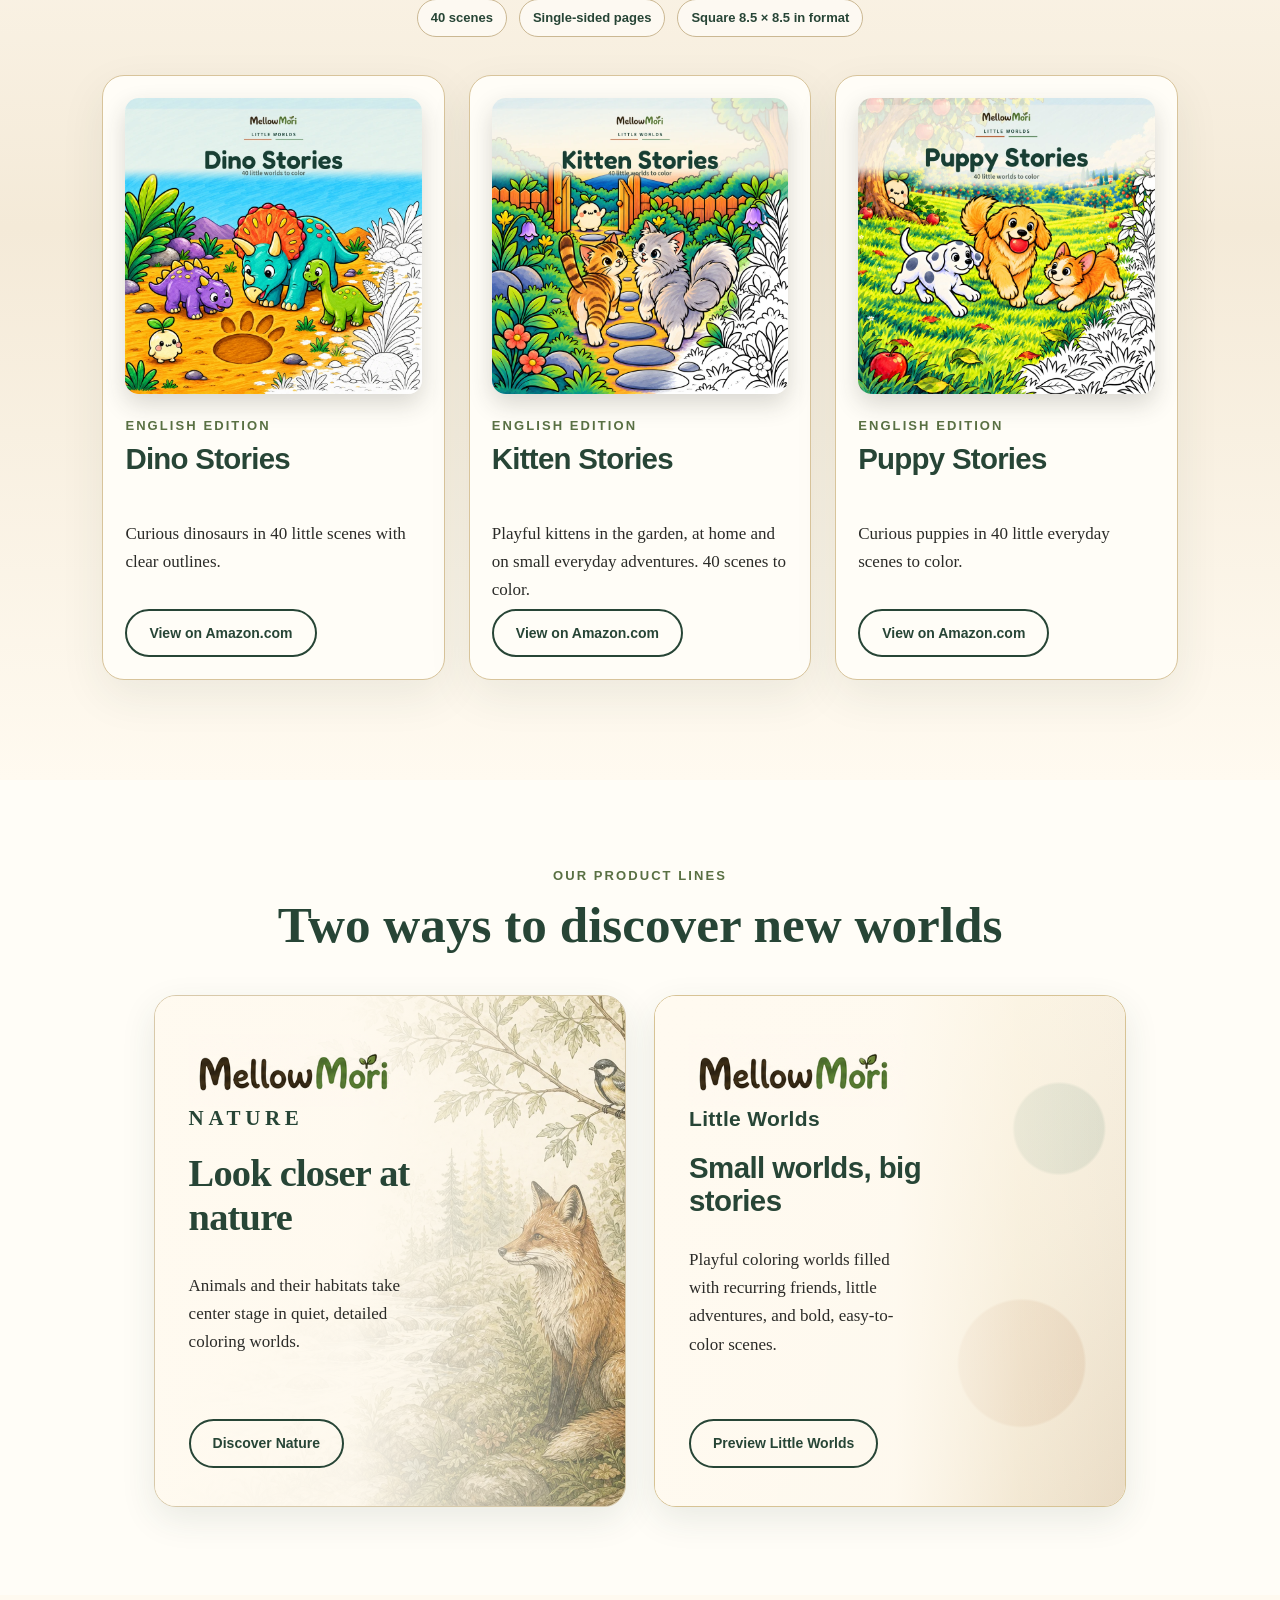
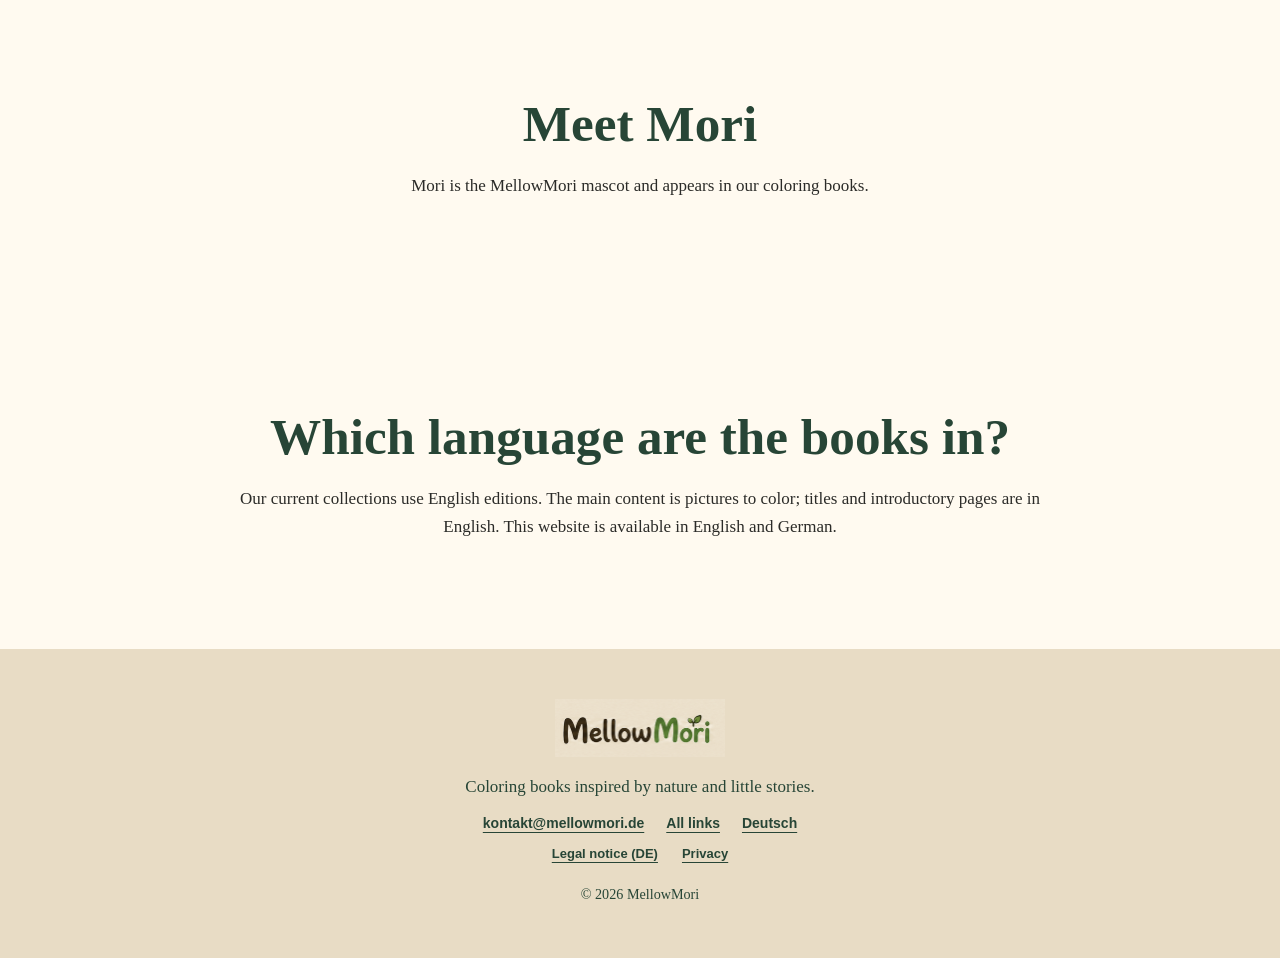
<file: en/index.html>
<!DOCTYPE html>

<html lang="en">
<head>
<meta charset="utf-8"/>
<meta content="width=device-width, initial-scale=1" name="viewport"/>
<meta content="Nature scenes and playful little worlds to color. Our international books are in English. Explore the collections and find your next book." name="description"/>
<meta content="#274536" name="theme-color"/>
<meta content="website" property="og:type"/><meta content="MellowMori" property="og:site_name"/>
<meta content="MellowMori | Nature &amp; Little Worlds coloring books" property="og:title"/>
<meta content="Nature scenes and playful little worlds to color. Our international books are in English. Explore the collections and find your next book." property="og:description"/>
<meta content="https://mellowmori.de/en/" property="og:url"/><meta content="en_US" property="og:locale"/><meta content="de_DE" property="og:locale:alternate"/>


<link href="../assets/favicon-32x32.png" rel="icon" sizes="32x32" type="image/png"/>
<link href="../assets/apple-touch-icon.png" rel="apple-touch-icon" sizes="180x180"/>
<link as="image" fetchpriority="high" href="../assets/mori-hero-clean-v3.png" rel="preload"/>
<title>MellowMori | Nature &amp; Little Worlds coloring books</title>
<link href="../styles.css" rel="stylesheet"/>

<link href="https://mellowmori.de/en/" rel="canonical"/><link href="https://mellowmori.de/" hreflang="de" rel="alternate"/><link href="https://mellowmori.de/en/" hreflang="en" rel="alternate"/><link href="https://mellowmori.de/" hreflang="x-default" rel="alternate"/><script type="application/ld+json">{"@context": "https://schema.org", "@graph": [{"@type": "Organization", "@id": "https://mellowmori.de/#organization", "name": "MellowMori", "url": "https://mellowmori.de/", "logo": "https://mellowmori.de/assets/mellowmori-wordmark.png"}, {"@type": "WebPage", "@id": "https://mellowmori.de/en/#page", "url": "https://mellowmori.de/en/", "name": "MellowMori | Nature & Little Worlds coloring books", "description": "Nature scenes and playful little worlds to color. Our international books are in English. Explore the collections and find your next book.", "inLanguage": "en"}, {"@type": "Book", "@id": "https://mellowmori.de/#MM-001", "name": "Woodland Hideaways", "inLanguage": "en", "bookFormat": "https://schema.org/Paperback", "numberOfPages": 84, "author": {"@type": "Person", "name": "Mellow Mori"}, "publisher": {"@id": "https://mellowmori.de/#organization"}, "image": "https://mellowmori.de/assets/woodland-hideaways-en-nature-v5.webp", "url": "https://mellowmori.de/en/#MM-001", "isPartOf": {"@type": "BookSeries", "name": "MellowMori Nature"}, "isbn": "9798171775971", "sameAs": ["https://www.amazon.com/dp/B0HHSKFL48", "https://www.amazon.de/dp/B0HHSKFL48"]}, {"@type": "Book", "@id": "https://mellowmori.de/#MM-002", "name": "Secrets of the Sea", "inLanguage": "en", "bookFormat": "https://schema.org/Paperback", "numberOfPages": 84, "author": {"@type": "Person", "name": "Mellow Mori"}, "publisher": {"@id": "https://mellowmori.de/#organization"}, "image": "https://mellowmori.de/assets/mm002-cover-en.webp", "url": "https://mellowmori.de/en/#MM-002", "isPartOf": {"@type": "BookSeries", "name": "MellowMori Nature"}, "isbn": "9798171200381", "sameAs": ["https://www.amazon.com/dp/B0HHSG13T6", "https://www.amazon.de/dp/B0HHSG13T6"]}, {"@type": "Book", "@id": "https://mellowmori.de/#MM-003", "name": "Desert Wildlife", "inLanguage": "en", "bookFormat": "https://schema.org/Paperback", "numberOfPages": 84, "author": {"@type": "Person", "name": "Mellow Mori"}, "publisher": {"@id": "https://mellowmori.de/#organization"}, "image": "https://mellowmori.de/assets/mm003-cover-en-v6-owner-review.webp", "url": "https://mellowmori.de/en/#MM-003", "isPartOf": {"@type": "BookSeries", "name": "MellowMori Nature"}, "isbn": "9798171983628", "sameAs": ["https://www.amazon.com/dp/B0HHX8CV62", "https://www.amazon.de/dp/B0HHX8CV62"]}, {"@type": "Book", "@id": "https://mellowmori.de/#MM-004", "name": "Dino Stories", "inLanguage": "en", "bookFormat": "https://schema.org/Paperback", "numberOfPages": 84, "author": {"@type": "Person", "name": "Mellow Mori"}, "publisher": {"@id": "https://mellowmori.de/#organization"}, "image": "https://mellowmori.de/assets/mm004-cover-en-little-worlds.webp", "url": "https://mellowmori.de/en/#MM-004", "isPartOf": {"@type": "BookSeries", "name": "MellowMori Little Worlds"}, "isbn": "9798174032415", "sameAs": ["https://www.amazon.com/dp/B0HPKC8KS1", "https://www.amazon.de/dp/B0HPKC8KS1"]}, {"@type": "Book", "@id": "https://mellowmori.de/#MM-005", "name": "Kitten Stories", "inLanguage": "en", "bookFormat": "https://schema.org/Paperback", "numberOfPages": 84, "author": {"@type": "Person", "name": "Mellow Mori"}, "publisher": {"@id": "https://mellowmori.de/#organization"}, "image": "https://mellowmori.de/assets/mm005-cover-en-little-worlds.webp", "url": "https://mellowmori.de/en/#MM-005", "isPartOf": {"@type": "BookSeries", "name": "MellowMori Little Worlds"}, "isbn": "9798174037434", "sameAs": ["https://www.amazon.com/dp/B0HPCW2QRR", "https://www.amazon.de/dp/B0HPCW2QRR"]}, {"@type": "Book", "@id": "https://mellowmori.de/#MM-006", "name": "Puppy Stories", "inLanguage": "en", "bookFormat": "https://schema.org/Paperback", "numberOfPages": 84, "author": {"@type": "Person", "name": "Mellow Mori"}, "publisher": {"@id": "https://mellowmori.de/#organization"}, "image": "https://mellowmori.de/assets/mm006-cover-en-little-worlds.webp", "url": "https://mellowmori.de/en/#MM-006", "isPartOf": {"@type": "BookSeries", "name": "MellowMori Little Worlds"}, "sameAs": ["https://www.amazon.com/dp/B0HR7QLNN2", "https://www.amazon.de/dp/B0HR7QLNN2"]}]}</script></head>
<body>
<a class="skip-link" href="#main">Skip to content</a>
<header class="site-header">
<a aria-label="MellowMori home" class="brand" href="#top"><img alt="MellowMori" height="115" src="../assets/mellowmori-wordmark.png" width="342"/></a>
<nav aria-label="Main navigation"><a href="#books">Nature</a><a href="#little-worlds">Little Worlds</a><a href="#lines">Worlds</a><a href="#about">About Mori</a><a href="links/">Links</a><a aria-label="View the German website" class="language" href="../#books" hreflang="de" lang="de">DE</a></nav>
</header>
<main id="main">
<section class="hero" id="top"><div class="hero-copy"><p class="eyebrow">MellowMori Nature &amp; Little Worlds</p><h1>Your colors. A world on every page.</h1><p>Woodland paths, ocean life and playful animal stories. Our books bring you scenes to make your own, in international English editions.</p><a class="button" href="#books">Explore the books</a></div><div class="hero-art"><img alt="Mori, MellowMori’s little forest spirit" fetchpriority="high" height="320" src="../assets/mori-hero-clean-v3.png" width="254"/></div></section>
<section aria-labelledby="books-heading" class="books nature-collection" data-product-language="en" data-product-line="mellowmori-nature" id="books"><div class="section-heading"><p class="eyebrow">MellowMori Nature</p><h2 id="books-heading">Three habitats. One quiet collection.</h2><p>Three books explore woodland, ocean and desert habitats, each with 40 scenes of animals and their surroundings.</p><ul aria-label="Shared book features" class="collection-facts"><li>40 scenes per volume</li><li>Single-sided pages</li><li>Large 8.5 × 11 in format</li></ul></div>
<div class="collection-grid"><article class="collection-card" data-product-id="MM-001" data-product-language="en" id="MM-001"><figure><img src="../assets/woodland-hideaways-en-nature-v5.webp" alt="English edition: Woodland Hideaways" width="1020" height="1320" loading="lazy" decoding="async"/></figure><div class="collection-card__copy"><p class="edition">English edition</p><h3>Woodland Hideaways</h3><p class="collection-card__summary">Woodland animals among roots, trees and hidden shelters. 40 scenes to color.</p><a class="secondary-link collection-card__cta" href="https://www.amazon.com/dp/B0HHSKFL48" rel="noopener noreferrer">View on Amazon.com</a></div></article><article class="collection-card" data-product-id="MM-002" data-product-language="en" id="MM-002"><figure><img src="../assets/mm002-cover-en.webp" alt="English edition: Secrets of the Sea" width="1020" height="1320" loading="lazy" decoding="async"/></figure><div class="collection-card__copy"><p class="edition">English edition</p><h3>Secrets of the Sea</h3><p class="collection-card__summary">Turtles, fish and other ocean animals in their habitats. 40 scenes to color.</p><a class="secondary-link collection-card__cta" href="https://www.amazon.com/dp/B0HHSG13T6" rel="noopener noreferrer">View on Amazon.com</a></div></article><article class="collection-card" data-product-id="MM-003" data-product-language="en" id="MM-003"><figure><img src="../assets/mm003-cover-en-v6-owner-review.webp" alt="English edition: Desert Wildlife" width="1020" height="1320" loading="lazy" decoding="async"/></figure><div class="collection-card__copy"><p class="edition">English edition</p><h3>Desert Wildlife</h3><p class="collection-card__summary">Desert animals among dunes, rocks and plants. 40 scenes to color.</p><a class="secondary-link collection-card__cta" href="https://www.amazon.com/dp/B0HHX8CV62" rel="noopener noreferrer">View on Amazon.com</a></div></article></div>
<section aria-labelledby="inspiration-heading" class="inspiration-gallery"><div class="inspiration-heading"><p class="edition">Color inspiration from all three volumes</p><h3 id="inspiration-heading">From clean line art to your own color world</h3><p>Nine selected examples show how differently woodland, ocean, and desert scenes can come to life. They were colored by MellowMori as inspiration and are not customer artwork.</p></div><div class="inspiration-books">
<article class="inspiration-book"><div class="inspiration-book__copy"><p class="inspiration-habitat">Woodland</p><h4>Woodland Hideaways</h4></div><div aria-label="Three MellowMori color inspirations from Woodland Hideaways" class="preview-grid"><img alt="Beaver beside a natural dam, colored by MellowMori" decoding="async" height="600" loading="lazy" src="../assets/mm001-preview-beaver.png" width="600"/><img alt="Frog on lily pads, colored by MellowMori" decoding="async" height="600" loading="lazy" src="../assets/mm001-preview-frog.png" width="600"/><img alt="Brown bear by a rocky cave, colored by MellowMori" decoding="async" height="600" loading="lazy" src="../assets/mm001-preview-bear.png" width="600"/></div></article>
<article class="inspiration-book"><div class="inspiration-book__copy"><p class="inspiration-habitat inspiration-habitat--sea">Ocean</p><h4>Secrets of the Sea</h4></div><div aria-label="Three MellowMori color inspirations from Secrets of the Sea" class="preview-grid"><img alt="Clownfish among colorful coral, colored by MellowMori" decoding="async" height="600" loading="lazy" src="../assets/mm002-preview-clownfish.jpg" width="600"/><img alt="Octopus in a rocky underwater habitat, colored by MellowMori" decoding="async" height="600" loading="lazy" src="../assets/mm002-preview-octopus.jpg" width="600"/><img alt="Dolphin in the open sea, colored by MellowMori" decoding="async" height="600" loading="lazy" src="../assets/mm002-preview-dolphin.jpg" width="600"/></div></article>
<article class="inspiration-book"><div class="inspiration-book__copy"><p class="inspiration-habitat inspiration-habitat--desert">Desert</p><h4>Desert Wildlife</h4></div><div aria-label="Three MellowMori color inspirations from Desert Wildlife" class="preview-grid"><img alt="Scorpion beside a natural desert rock, colored by MellowMori" decoding="async" height="600" loading="lazy" src="../assets/mm003-preview-deathstalker.jpg" width="600"/><img alt="Wild Bactrian camels in an open desert landscape, colored by MellowMori" class="source-faithful-inspiration" decoding="async" height="600" loading="lazy" src="../assets/mm003-preview-bactrian-camels-s35-v5-lossless.webp" width="600"/><img alt="Zebra finches at a Palm Valley waterhole, colored by MellowMori" decoding="async" height="600" loading="lazy" src="../assets/mm003-preview-zebra-finches.jpg" width="600"/></div></article>
</div></section>
</section>
<section aria-labelledby="little-worlds-heading" class="books little-worlds-collection" data-product-language="en" data-product-line="mellowmori-little-worlds" id="little-worlds">
<div class="section-heading"><p class="eyebrow">MellowMori Little Worlds</p><h2 id="little-worlds-heading">Little adventures with dinosaurs, kittens and puppies.</h2><p>Each book contains 40 little stories to color. Clear outlines leave room for your own colors, while Mori appears as a little explorer.</p><ul aria-label="Book features" class="collection-facts"><li>40 scenes</li><li>Single-sided pages</li><li>Square 8.5 × 8.5 in format</li></ul></div>
<div class="collection-grid"><article class="collection-card little-worlds-card" data-product-id="MM-004" data-product-language="en" id="MM-004"><figure><img src="../assets/mm004-cover-en-little-worlds.webp" alt="English edition: Dino Stories" width="900" height="900" loading="lazy" decoding="async"/></figure><div class="collection-card__copy"><p class="edition">English edition</p><h3>Dino Stories</h3><p class="collection-card__summary">Curious dinosaurs in 40 little scenes with clear outlines.</p><a class="secondary-link collection-card__cta" href="https://www.amazon.com/dp/B0HPKC8KS1" rel="noopener noreferrer">View on Amazon.com</a></div></article><article class="collection-card little-worlds-card" data-product-id="MM-005" data-product-language="en" id="MM-005"><figure><img src="../assets/mm005-cover-en-little-worlds.webp" alt="English edition: Kitten Stories" width="900" height="900" loading="lazy" decoding="async"/></figure><div class="collection-card__copy"><p class="edition">English edition</p><h3>Kitten Stories</h3><p class="collection-card__summary">Playful kittens in the garden, at home and on small everyday adventures. 40 scenes to color.</p><a class="secondary-link collection-card__cta" href="https://www.amazon.com/dp/B0HPCW2QRR" rel="noopener noreferrer">View on Amazon.com</a></div></article><article class="collection-card little-worlds-card" data-product-id="MM-006" data-product-language="en" id="MM-006"><figure><img src="../assets/mm006-cover-en-little-worlds.webp" alt="English edition: Puppy Stories" width="900" height="900" loading="lazy" decoding="async"/></figure><div class="collection-card__copy"><p class="edition">English edition</p><h3>Puppy Stories</h3><p class="collection-card__summary">Curious puppies in 40 little everyday scenes to color.</p><a class="secondary-link collection-card__cta" href="https://www.amazon.com/dp/B0HR7QLNN2" rel="noopener noreferrer">View on Amazon.com</a></div></article></div>

</section>
<section aria-labelledby="lines-heading" class="product-lines" id="lines"><p class="eyebrow">Our product lines</p><h2 id="lines-heading">Two ways to discover new worlds</h2><div class="line-grid">
<article class="line-card line-card--nature"><div class="line-card__content"><img alt="MellowMori" class="line-card__wordmark" height="115" src="../assets/mellowmori-wordmark.png" width="342"/><p class="line-name line-name--nature">Nature</p><h3>Look closer at nature</h3><p>Animals and their habitats take center stage in quiet, detailed coloring worlds.</p><a class="secondary-link" href="#books">Discover Nature</a></div></article>
<article class="line-card line-card--little-worlds"><div class="line-card__content"><img alt="MellowMori" class="line-card__wordmark" height="115" src="../assets/mellowmori-wordmark.png" width="342"/><p class="line-name line-name--little-worlds">Little Worlds</p><h3>Small worlds, big stories</h3><p>Playful coloring worlds filled with recurring friends, little adventures, and bold, easy-to-color scenes.</p><a class="secondary-link" href="#little-worlds">Preview Little Worlds</a></div></article>
</div></section>

<section class="about" id="about"><h2>Meet Mori</h2><p>Mori is the MellowMori mascot and appears in our coloring books.</p></section><section class="about" id="book-language"><h2>Which language are the books in?</h2><p>Our current collections use English editions. The main content is pictures to color; titles and introductory pages are in English. This website is available in English and German.</p></section>
</main>
<footer><img alt="MellowMori" height="115" loading="lazy" src="../assets/mellowmori-wordmark.png" width="342"/><p>Coloring books inspired by nature and little stories.</p><p class="footer-links"><a href="mailto:kontakt@mellowmori.de">kontakt@mellowmori.de</a><a href="links/">All links</a><a class="footer-language" href="../#books" hreflang="de" lang="de">Deutsch</a></p><div aria-label="Legal information" class="legal-slots"><a href="../impressum/" hreflang="de">Legal notice (DE)</a><a href="privacy/">Privacy</a></div><small>© 2026 MellowMori</small></footer>
</body>
</html>
</file>
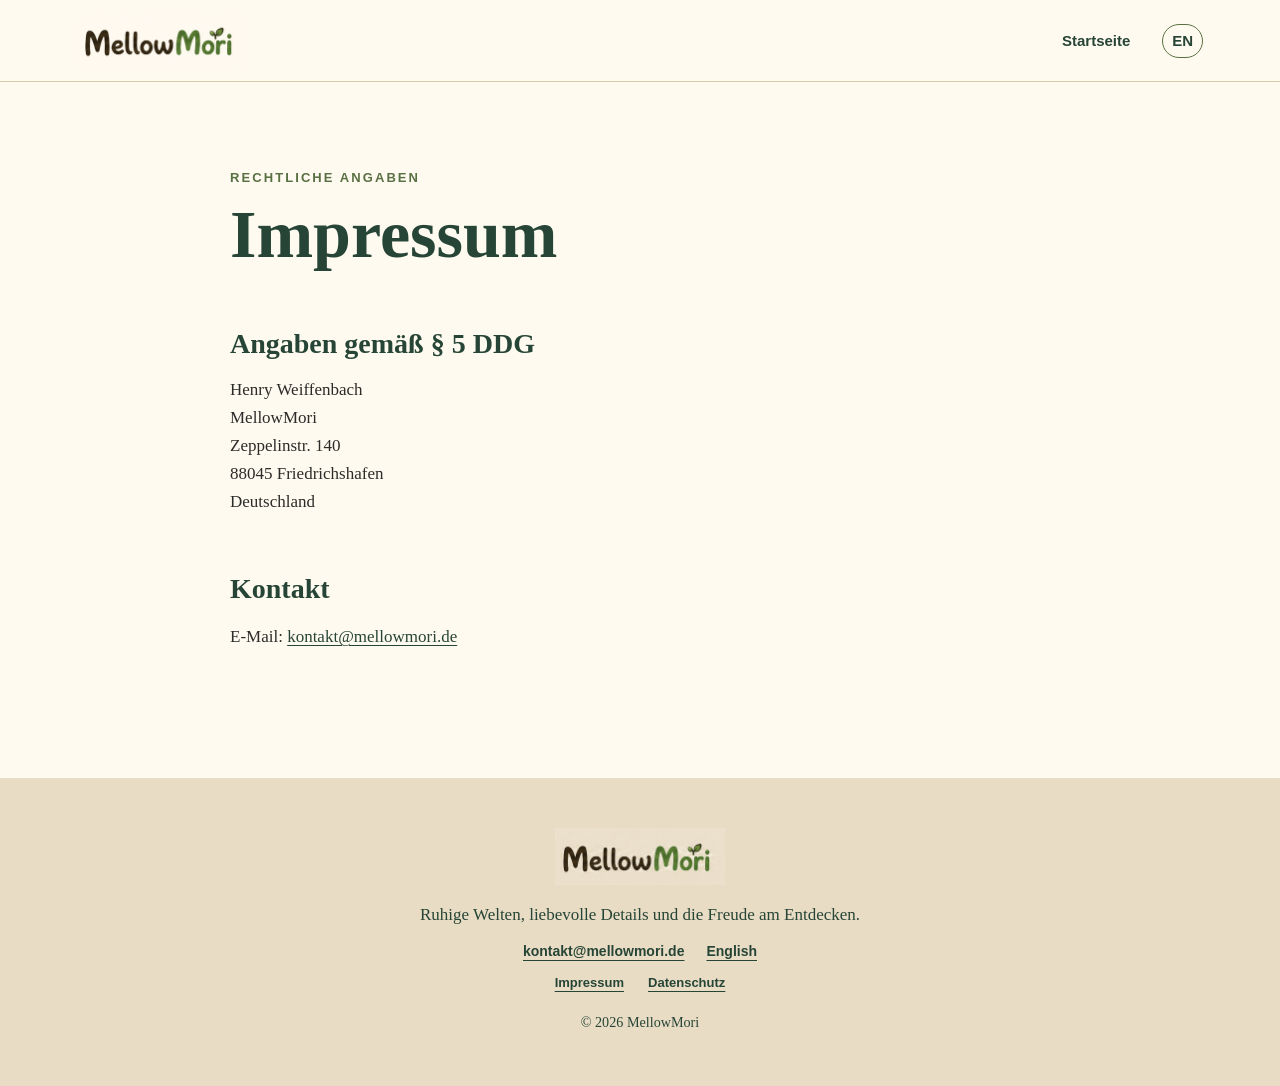
<file: impressum/index.html>
<!doctype html>
<html lang="de">
<head>
  <meta charset="utf-8"><meta name="viewport" content="width=device-width, initial-scale=1"><meta name="description" content="Impressum und Anbieterinformationen von MellowMori."><meta name="theme-color" content="#274536">
  <meta property="og:type" content="website"><meta property="og:site_name" content="MellowMori"><meta property="og:title" content="Impressum – MellowMori"><meta property="og:description" content="Impressum und Anbieterinformationen von MellowMori."><meta property="og:url" content="https://mellowmori.de/impressum/">
  <link rel="canonical" href="https://mellowmori.de/impressum/"><link rel="alternate" hreflang="de" href="https://mellowmori.de/impressum/"><link rel="alternate" hreflang="x-default" href="https://mellowmori.de/impressum/">
  <link rel="icon" type="image/png" sizes="32x32" href="../assets/favicon-32x32.png"><title>Impressum – MellowMori</title><link rel="stylesheet" href="../styles.css">
</head>
<body class="legal-page">
  <a class="skip-link" href="#main">Zum Inhalt springen</a>
  <header class="site-header"><a class="brand" href="../" aria-label="Zur MellowMori Startseite"><img src="../assets/mellowmori-wordmark.png" width="342" height="115" alt="MellowMori"></a><nav aria-label="Seitennavigation"><a href="../">Startseite</a><a class="language" href="../en/" lang="en" hreflang="en">EN</a></nav></header>
  <main id="main" class="legal-shell" data-legal-source-sha256="F4EC9996A0DBEA96490B67369E73557CB15AAA16EB5FECB6F6E30C62F7502C51">
    <p class="eyebrow">Rechtliche Angaben</p><h1>Impressum</h1>
    <h2>Angaben gemäß § 5 DDG</h2>
    <address>Henry Weiffenbach<br>MellowMori<br>Zeppelinstr. 140<br>88045 Friedrichshafen<br>Deutschland</address>
    <h2>Kontakt</h2><p>E-Mail: <a href="mailto:kontakt@mellowmori.de">kontakt@mellowmori.de</a></p>
  </main>
  <footer><img src="../assets/mellowmori-wordmark.png" width="342" height="115" alt="MellowMori"><p>Ruhige Welten, liebevolle Details und die Freude am Entdecken.</p><p class="footer-links"><a href="mailto:kontakt@mellowmori.de">kontakt@mellowmori.de</a><a href="../en/" lang="en" hreflang="en">English</a></p><div class="legal-slots"><a aria-current="page" href="./">Impressum</a><a href="../datenschutz/">Datenschutz</a></div><small>&copy; 2026 MellowMori</small></footer>
</body></html>
</file>
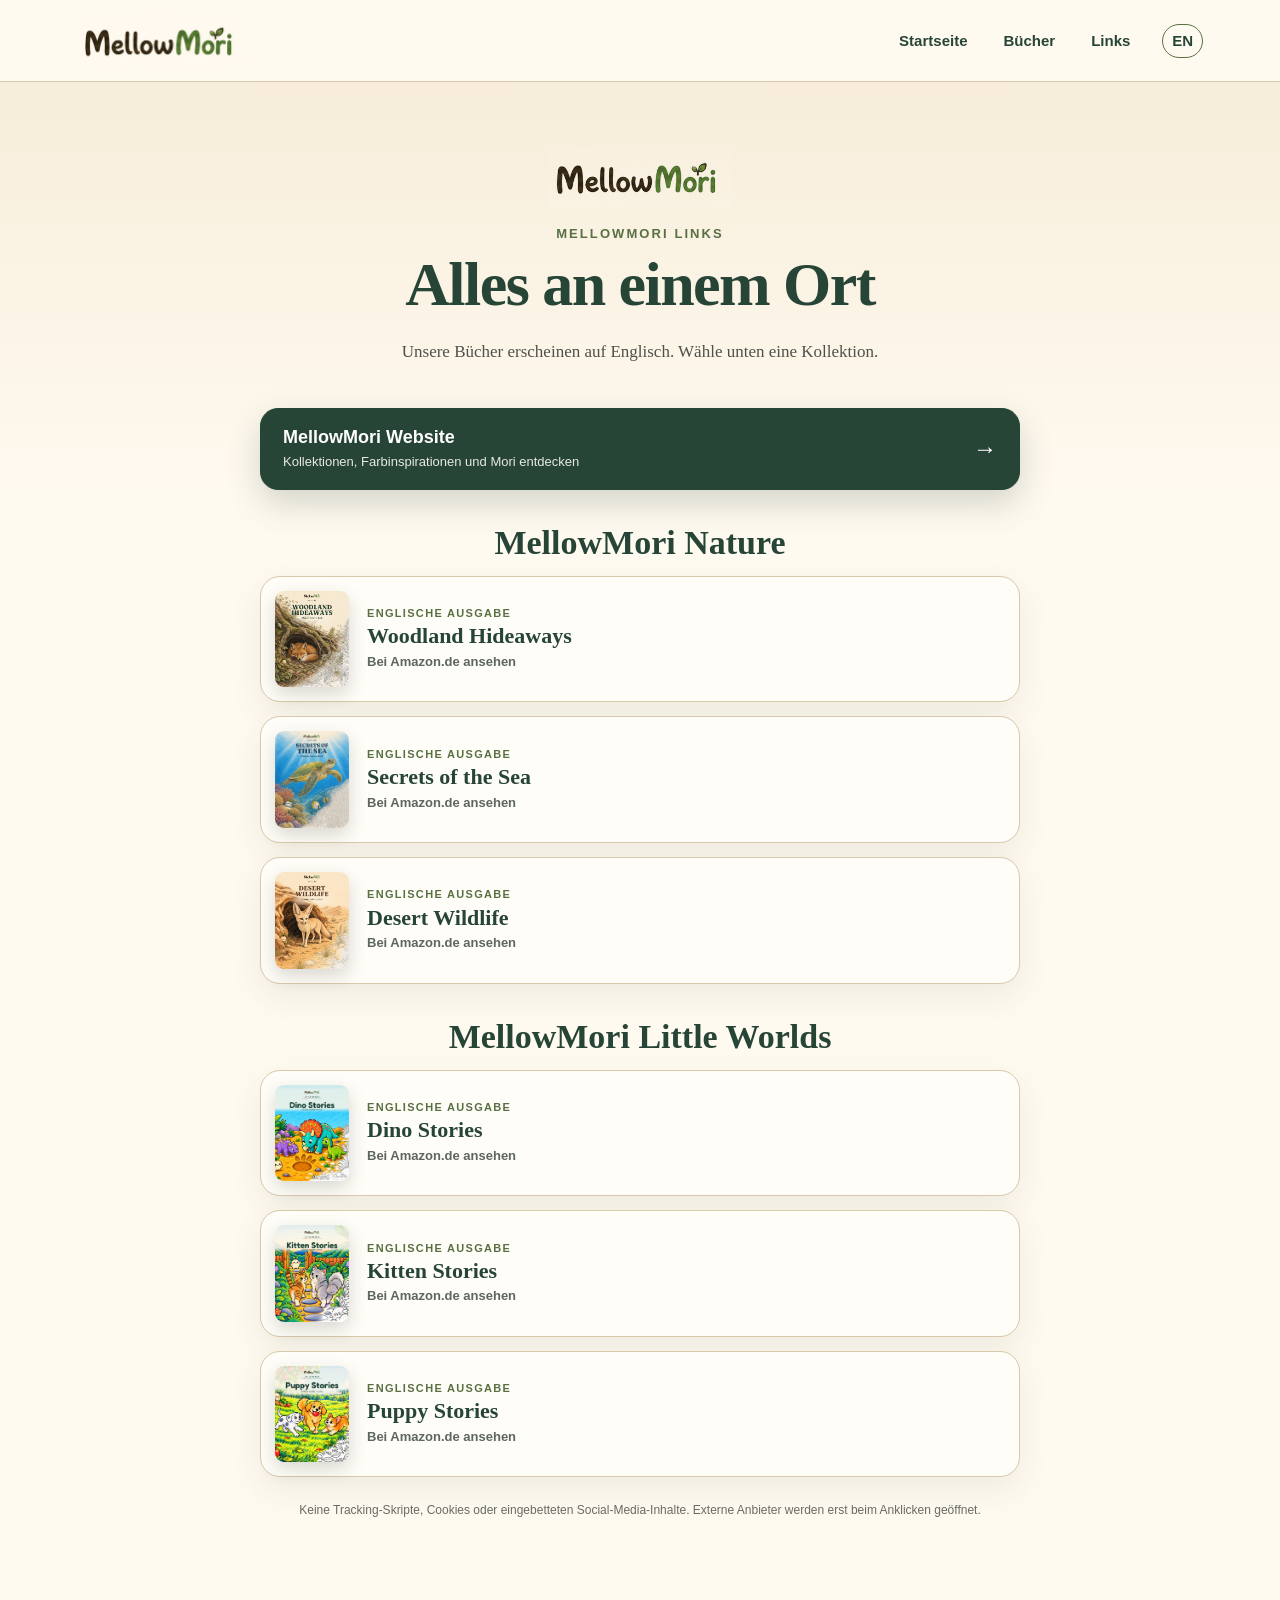
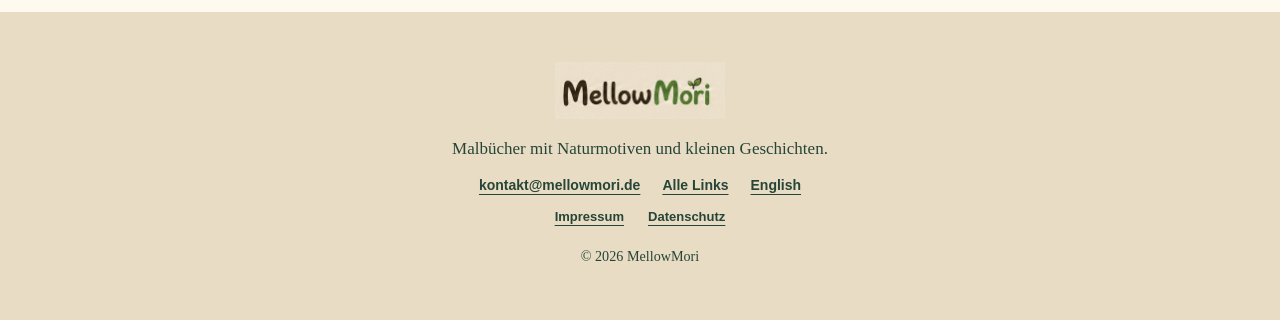
<file: links/index.html>
<!DOCTYPE html>

<html lang="de">
<head>
<meta charset="utf-8"/>
<meta content="width=device-width, initial-scale=1" name="viewport"/>
<meta content="Naturmotive und kleine Geschichten zum Ausmalen. Unsere internationalen Bücher erscheinen auf Englisch. Entdecke Nature und Little Worlds." name="description"/>
<meta content="#274536" name="theme-color"/>
<meta content="website" property="og:type"/><meta content="MellowMori" property="og:site_name"/>
<meta content="MellowMori | Bücher und offizielle Links" property="og:title"/>
<meta content="Naturmotive und kleine Geschichten zum Ausmalen. Unsere internationalen Bücher erscheinen auf Englisch. Entdecke Nature und Little Worlds." property="og:description"/>
<meta content="https://mellowmori.de/links/" property="og:url"/><meta content="de_DE" property="og:locale"/><meta content="en_US" property="og:locale:alternate"/>


<link href="../assets/favicon-32x32.png" rel="icon" sizes="32x32" type="image/png"/>
<link href="../assets/apple-touch-icon.png" rel="apple-touch-icon" sizes="180x180"/>
<title>MellowMori | Bücher und offizielle Links</title>
<link href="../styles.css" rel="stylesheet"/>

<link href="https://mellowmori.de/links/" rel="canonical"/><link href="https://mellowmori.de/links/" hreflang="de" rel="alternate"/><link href="https://mellowmori.de/en/links/" hreflang="en" rel="alternate"/><link href="https://mellowmori.de/links/" hreflang="x-default" rel="alternate"/><script type="application/ld+json">{"@context": "https://schema.org", "@graph": [{"@type": "Organization", "@id": "https://mellowmori.de/#organization", "name": "MellowMori", "url": "https://mellowmori.de/", "logo": "https://mellowmori.de/assets/mellowmori-wordmark.png"}, {"@type": "WebPage", "@id": "https://mellowmori.de/links/#page", "url": "https://mellowmori.de/links/", "name": "MellowMori | Bücher und offizielle Links", "description": "Naturmotive und kleine Geschichten zum Ausmalen. Unsere internationalen Bücher erscheinen auf Englisch. Entdecke Nature und Little Worlds.", "inLanguage": "de"}, {"@type": "Book", "@id": "https://mellowmori.de/#MM-001", "name": "Woodland Hideaways", "inLanguage": "en", "bookFormat": "https://schema.org/Paperback", "numberOfPages": 84, "author": {"@type": "Person", "name": "Mellow Mori"}, "publisher": {"@id": "https://mellowmori.de/#organization"}, "image": "https://mellowmori.de/assets/woodland-hideaways-en-nature-v5.webp", "url": "https://mellowmori.de/#MM-001", "isPartOf": {"@type": "BookSeries", "name": "MellowMori Nature"}, "isbn": "9798171775971", "sameAs": ["https://www.amazon.com/dp/B0HHSKFL48", "https://www.amazon.de/dp/B0HHSKFL48"]}, {"@type": "Book", "@id": "https://mellowmori.de/#MM-002", "name": "Secrets of the Sea", "inLanguage": "en", "bookFormat": "https://schema.org/Paperback", "numberOfPages": 84, "author": {"@type": "Person", "name": "Mellow Mori"}, "publisher": {"@id": "https://mellowmori.de/#organization"}, "image": "https://mellowmori.de/assets/mm002-cover-en.webp", "url": "https://mellowmori.de/#MM-002", "isPartOf": {"@type": "BookSeries", "name": "MellowMori Nature"}, "isbn": "9798171200381", "sameAs": ["https://www.amazon.com/dp/B0HHSG13T6", "https://www.amazon.de/dp/B0HHSG13T6"]}, {"@type": "Book", "@id": "https://mellowmori.de/#MM-003", "name": "Desert Wildlife", "inLanguage": "en", "bookFormat": "https://schema.org/Paperback", "numberOfPages": 84, "author": {"@type": "Person", "name": "Mellow Mori"}, "publisher": {"@id": "https://mellowmori.de/#organization"}, "image": "https://mellowmori.de/assets/mm003-cover-en-v6-owner-review.webp", "url": "https://mellowmori.de/#MM-003", "isPartOf": {"@type": "BookSeries", "name": "MellowMori Nature"}, "isbn": "9798171983628", "sameAs": ["https://www.amazon.com/dp/B0HHX8CV62", "https://www.amazon.de/dp/B0HHX8CV62"]}, {"@type": "Book", "@id": "https://mellowmori.de/#MM-004", "name": "Dino Stories", "inLanguage": "en", "bookFormat": "https://schema.org/Paperback", "numberOfPages": 84, "author": {"@type": "Person", "name": "Mellow Mori"}, "publisher": {"@id": "https://mellowmori.de/#organization"}, "image": "https://mellowmori.de/assets/mm004-cover-en-little-worlds.webp", "url": "https://mellowmori.de/#MM-004", "isPartOf": {"@type": "BookSeries", "name": "MellowMori Little Worlds"}, "isbn": "9798174032415", "sameAs": ["https://www.amazon.com/dp/B0HPKC8KS1", "https://www.amazon.de/dp/B0HPKC8KS1"]}, {"@type": "Book", "@id": "https://mellowmori.de/#MM-005", "name": "Kitten Stories", "inLanguage": "en", "bookFormat": "https://schema.org/Paperback", "numberOfPages": 84, "author": {"@type": "Person", "name": "Mellow Mori"}, "publisher": {"@id": "https://mellowmori.de/#organization"}, "image": "https://mellowmori.de/assets/mm005-cover-en-little-worlds.webp", "url": "https://mellowmori.de/#MM-005", "isPartOf": {"@type": "BookSeries", "name": "MellowMori Little Worlds"}, "isbn": "9798174037434", "sameAs": ["https://www.amazon.com/dp/B0HPCW2QRR", "https://www.amazon.de/dp/B0HPCW2QRR"]}, {"@type": "Book", "@id": "https://mellowmori.de/#MM-006", "name": "Puppy Stories", "inLanguage": "en", "bookFormat": "https://schema.org/Paperback", "numberOfPages": 84, "author": {"@type": "Person", "name": "Mellow Mori"}, "publisher": {"@id": "https://mellowmori.de/#organization"}, "image": "https://mellowmori.de/assets/mm006-cover-en-little-worlds.webp", "url": "https://mellowmori.de/#MM-006", "isPartOf": {"@type": "BookSeries", "name": "MellowMori Little Worlds"}, "sameAs": ["https://www.amazon.com/dp/B0HR7QLNN2", "https://www.amazon.de/dp/B0HR7QLNN2"]}]}</script></head>
<body class="link-hub-page">
<a class="skip-link" href="#main">Zum Inhalt springen</a>
<header class="site-header">
<a aria-label="Zur MellowMori Startseite" class="brand" href="../"><img alt="MellowMori" height="115" src="../assets/mellowmori-wordmark.png" width="342"/></a>
<nav aria-label="Seitennavigation"><a href="../">Startseite</a><a href="../#books">Bücher</a><a aria-current="page" href="./">Links</a><a aria-label="Englische Linkseite anzeigen" class="language" href="../en/links/" hreflang="en" lang="en">EN</a></nav>
</header>
<main class="link-hub" id="main">
<section aria-labelledby="links-heading" class="link-hub__intro"><img alt="" class="hub-wordmark" height="115" src="../assets/mellowmori-wordmark.png" width="342"/><p class="eyebrow">MellowMori Links</p><h1 id="links-heading">Alles an einem Ort</h1><p>Unsere Bücher erscheinen auf Englisch. Wähle unten eine Kollektion.</p></section>
<a class="hub-link hub-link--primary" href="../"><span class="hub-link__copy"><span class="hub-link__label">MellowMori Website</span><span class="hub-link__detail">Kollektionen, Farbinspirationen und Mori entdecken</span></span><span aria-hidden="true" class="hub-link__arrow">→</span></a>


<section class="link-hub__group"><h2 class="link-hub__group-heading">MellowMori Nature</h2><div class="hub-book-list"><a class="hub-book-card" data-product-id="MM-001" data-product-language="en" href="https://www.amazon.de/dp/B0HHSKFL48" rel="noopener noreferrer"><img src="../assets/woodland-hideaways-en-nature-v5.webp" alt="Englische Ausgabe: Woodland Hideaways" width="1020" height="1320" loading="lazy" decoding="async"/><span class="hub-book-card__copy"><span class="hub-book-card__edition">Englische Ausgabe</span><span class="hub-book-card__title">Woodland Hideaways</span><span class="hub-book-card__destination">Bei Amazon.de ansehen</span></span></a><a class="hub-book-card" data-product-id="MM-002" data-product-language="en" href="https://www.amazon.de/dp/B0HHSG13T6" rel="noopener noreferrer"><img src="../assets/mm002-cover-en.webp" alt="Englische Ausgabe: Secrets of the Sea" width="1020" height="1320" loading="lazy" decoding="async"/><span class="hub-book-card__copy"><span class="hub-book-card__edition">Englische Ausgabe</span><span class="hub-book-card__title">Secrets of the Sea</span><span class="hub-book-card__destination">Bei Amazon.de ansehen</span></span></a><a class="hub-book-card" data-product-id="MM-003" data-product-language="en" href="https://www.amazon.de/dp/B0HHX8CV62" rel="noopener noreferrer"><img src="../assets/mm003-cover-en-v6-owner-review.webp" alt="Englische Ausgabe: Desert Wildlife" width="1020" height="1320" loading="lazy" decoding="async"/><span class="hub-book-card__copy"><span class="hub-book-card__edition">Englische Ausgabe</span><span class="hub-book-card__title">Desert Wildlife</span><span class="hub-book-card__destination">Bei Amazon.de ansehen</span></span></a></div></section><section class="link-hub__group"><h2 class="link-hub__group-heading">MellowMori Little Worlds</h2><div class="hub-book-list"><a class="hub-book-card" data-product-id="MM-004" data-product-language="en" href="https://www.amazon.de/dp/B0HPKC8KS1" rel="noopener noreferrer"><img src="../assets/mm004-cover-en-little-worlds.webp" alt="Englische Ausgabe: Dino Stories" width="900" height="900" loading="lazy" decoding="async"/><span class="hub-book-card__copy"><span class="hub-book-card__edition">Englische Ausgabe</span><span class="hub-book-card__title">Dino Stories</span><span class="hub-book-card__destination">Bei Amazon.de ansehen</span></span></a><a class="hub-book-card" data-product-id="MM-005" data-product-language="en" href="https://www.amazon.de/dp/B0HPCW2QRR" rel="noopener noreferrer"><img src="../assets/mm005-cover-en-little-worlds.webp" alt="Englische Ausgabe: Kitten Stories" width="900" height="900" loading="lazy" decoding="async"/><span class="hub-book-card__copy"><span class="hub-book-card__edition">Englische Ausgabe</span><span class="hub-book-card__title">Kitten Stories</span><span class="hub-book-card__destination">Bei Amazon.de ansehen</span></span></a><a class="hub-book-card" data-product-id="MM-006" data-product-language="en" href="https://www.amazon.de/dp/B0HR7QLNN2" rel="noopener noreferrer"><img src="../assets/mm006-cover-en-little-worlds.webp" alt="Englische Ausgabe: Puppy Stories" width="900" height="900" loading="lazy" decoding="async"/><span class="hub-book-card__copy"><span class="hub-book-card__edition">Englische Ausgabe</span><span class="hub-book-card__title">Puppy Stories</span><span class="hub-book-card__destination">Bei Amazon.de ansehen</span></span></a></div></section>
<p class="link-hub__privacy">Keine Tracking-Skripte, Cookies oder eingebetteten Social-Media-Inhalte. Externe Anbieter werden erst beim Anklicken geöffnet.</p>
</main>
<footer><img alt="MellowMori" height="115" src="../assets/mellowmori-wordmark.png" width="342"/><p>Malbücher mit Naturmotiven und kleinen Geschichten.</p><p class="footer-links"><a href="mailto:kontakt@mellowmori.de">kontakt@mellowmori.de</a><a aria-current="page" href="./">Alle Links</a><a href="../en/links/" hreflang="en" lang="en">English</a></p><div aria-label="Rechtliche Seiten" class="legal-slots"><a href="../impressum/">Impressum</a><a href="../datenschutz/">Datenschutz</a></div><small>© 2026 MellowMori</small></footer>
</body>
</html>
</file>
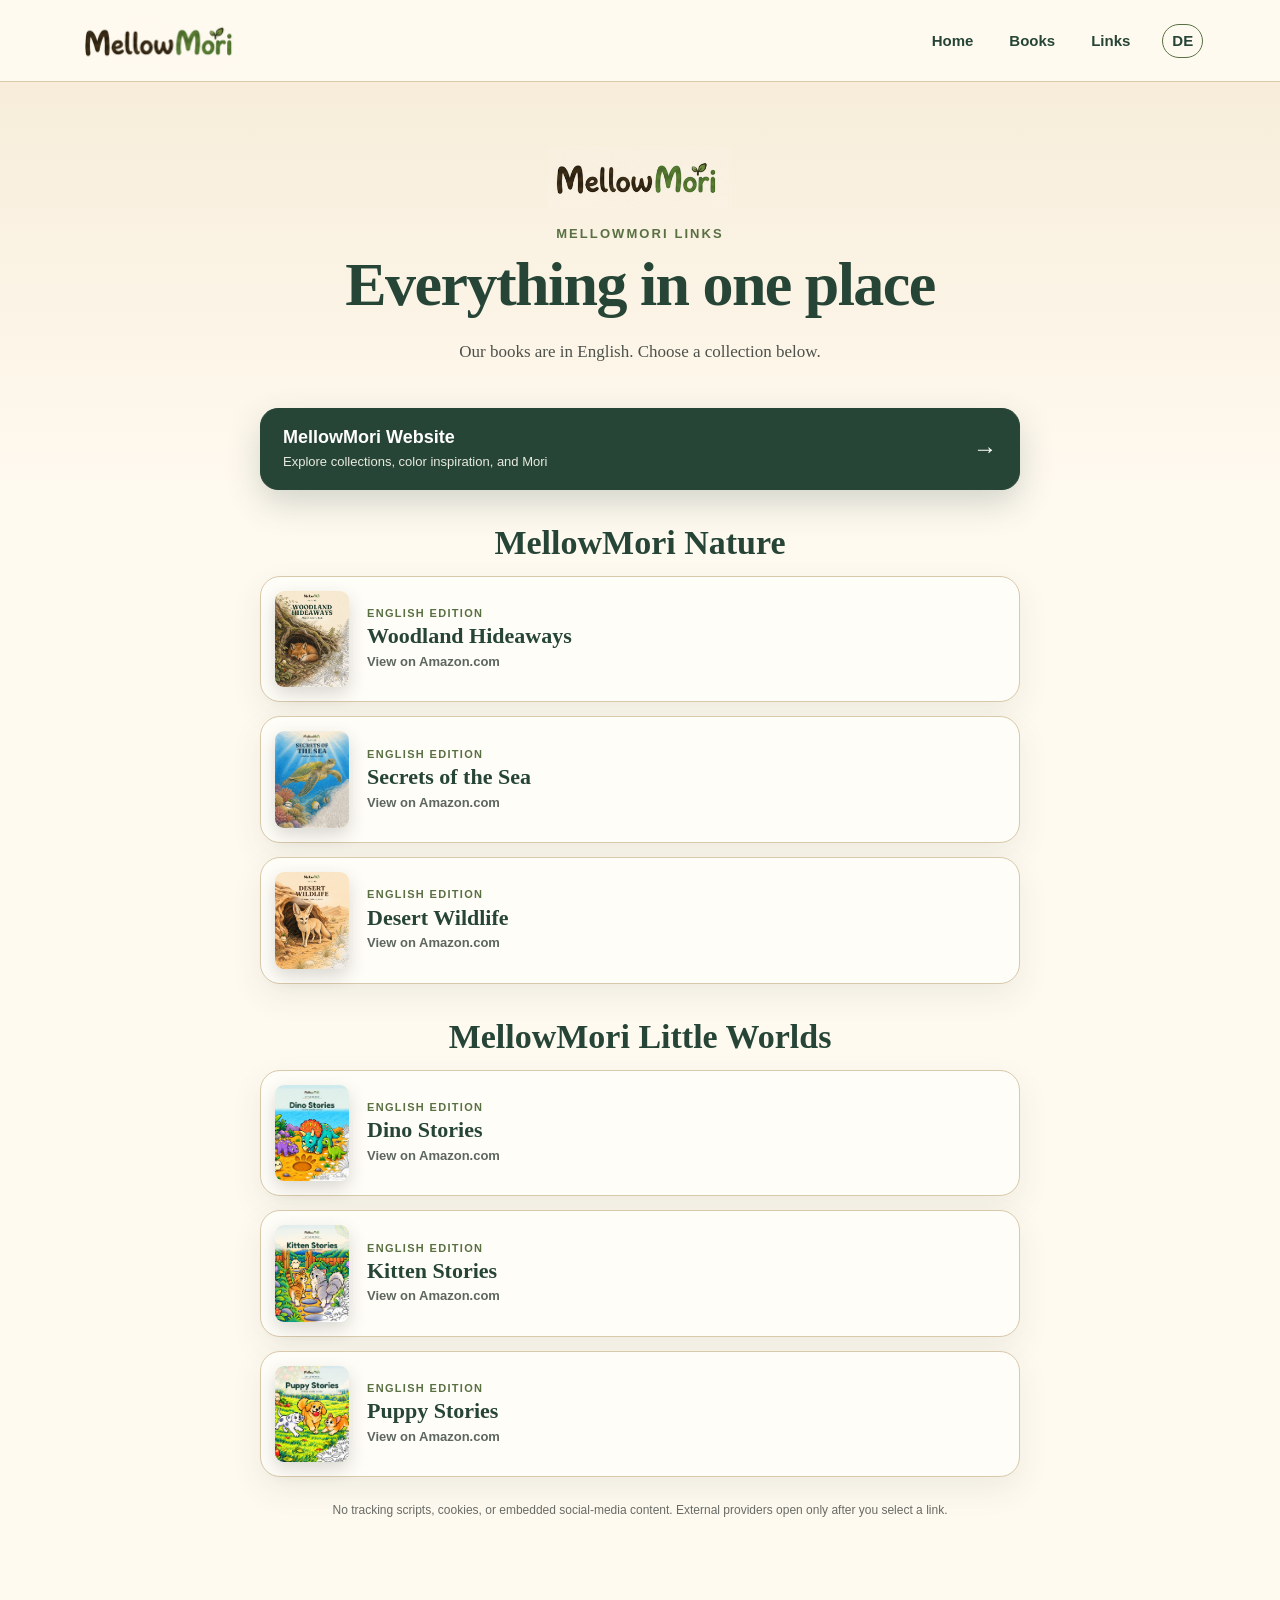
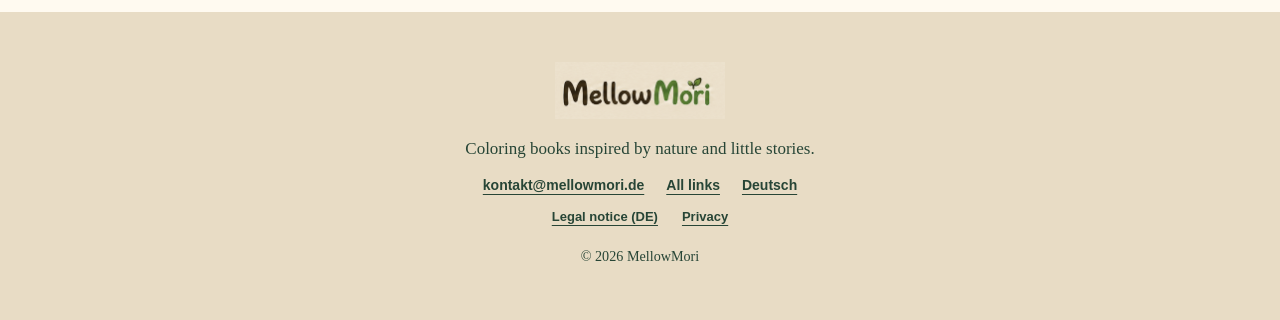
<file: en/links/index.html>
<!DOCTYPE html>

<html lang="en">
<head>
<meta charset="utf-8"/>
<meta content="width=device-width, initial-scale=1" name="viewport"/>
<meta content="Nature scenes and playful little worlds to color. Our international books are in English. Explore the collections and find your next book." name="description"/>
<meta content="#274536" name="theme-color"/>
<meta content="website" property="og:type"/><meta content="MellowMori" property="og:site_name"/>
<meta content="MellowMori | Books and official links" property="og:title"/>
<meta content="Nature scenes and playful little worlds to color. Our international books are in English. Explore the collections and find your next book." property="og:description"/>
<meta content="https://mellowmori.de/en/links/" property="og:url"/><meta content="en_US" property="og:locale"/><meta content="de_DE" property="og:locale:alternate"/>


<link href="../../assets/favicon-32x32.png" rel="icon" sizes="32x32" type="image/png"/>
<link href="../../assets/apple-touch-icon.png" rel="apple-touch-icon" sizes="180x180"/>
<title>MellowMori | Books and official links</title>
<link href="../../styles.css" rel="stylesheet"/>

<link href="https://mellowmori.de/en/links/" rel="canonical"/><link href="https://mellowmori.de/links/" hreflang="de" rel="alternate"/><link href="https://mellowmori.de/en/links/" hreflang="en" rel="alternate"/><link href="https://mellowmori.de/links/" hreflang="x-default" rel="alternate"/><script type="application/ld+json">{"@context": "https://schema.org", "@graph": [{"@type": "Organization", "@id": "https://mellowmori.de/#organization", "name": "MellowMori", "url": "https://mellowmori.de/", "logo": "https://mellowmori.de/assets/mellowmori-wordmark.png"}, {"@type": "WebPage", "@id": "https://mellowmori.de/en/links/#page", "url": "https://mellowmori.de/en/links/", "name": "MellowMori | Books and official links", "description": "Nature scenes and playful little worlds to color. Our international books are in English. Explore the collections and find your next book.", "inLanguage": "en"}, {"@type": "Book", "@id": "https://mellowmori.de/#MM-001", "name": "Woodland Hideaways", "inLanguage": "en", "bookFormat": "https://schema.org/Paperback", "numberOfPages": 84, "author": {"@type": "Person", "name": "Mellow Mori"}, "publisher": {"@id": "https://mellowmori.de/#organization"}, "image": "https://mellowmori.de/assets/woodland-hideaways-en-nature-v5.webp", "url": "https://mellowmori.de/en/#MM-001", "isPartOf": {"@type": "BookSeries", "name": "MellowMori Nature"}, "isbn": "9798171775971", "sameAs": ["https://www.amazon.com/dp/B0HHSKFL48", "https://www.amazon.de/dp/B0HHSKFL48"]}, {"@type": "Book", "@id": "https://mellowmori.de/#MM-002", "name": "Secrets of the Sea", "inLanguage": "en", "bookFormat": "https://schema.org/Paperback", "numberOfPages": 84, "author": {"@type": "Person", "name": "Mellow Mori"}, "publisher": {"@id": "https://mellowmori.de/#organization"}, "image": "https://mellowmori.de/assets/mm002-cover-en.webp", "url": "https://mellowmori.de/en/#MM-002", "isPartOf": {"@type": "BookSeries", "name": "MellowMori Nature"}, "isbn": "9798171200381", "sameAs": ["https://www.amazon.com/dp/B0HHSG13T6", "https://www.amazon.de/dp/B0HHSG13T6"]}, {"@type": "Book", "@id": "https://mellowmori.de/#MM-003", "name": "Desert Wildlife", "inLanguage": "en", "bookFormat": "https://schema.org/Paperback", "numberOfPages": 84, "author": {"@type": "Person", "name": "Mellow Mori"}, "publisher": {"@id": "https://mellowmori.de/#organization"}, "image": "https://mellowmori.de/assets/mm003-cover-en-v6-owner-review.webp", "url": "https://mellowmori.de/en/#MM-003", "isPartOf": {"@type": "BookSeries", "name": "MellowMori Nature"}, "isbn": "9798171983628", "sameAs": ["https://www.amazon.com/dp/B0HHX8CV62", "https://www.amazon.de/dp/B0HHX8CV62"]}, {"@type": "Book", "@id": "https://mellowmori.de/#MM-004", "name": "Dino Stories", "inLanguage": "en", "bookFormat": "https://schema.org/Paperback", "numberOfPages": 84, "author": {"@type": "Person", "name": "Mellow Mori"}, "publisher": {"@id": "https://mellowmori.de/#organization"}, "image": "https://mellowmori.de/assets/mm004-cover-en-little-worlds.webp", "url": "https://mellowmori.de/en/#MM-004", "isPartOf": {"@type": "BookSeries", "name": "MellowMori Little Worlds"}, "isbn": "9798174032415", "sameAs": ["https://www.amazon.com/dp/B0HPKC8KS1", "https://www.amazon.de/dp/B0HPKC8KS1"]}, {"@type": "Book", "@id": "https://mellowmori.de/#MM-005", "name": "Kitten Stories", "inLanguage": "en", "bookFormat": "https://schema.org/Paperback", "numberOfPages": 84, "author": {"@type": "Person", "name": "Mellow Mori"}, "publisher": {"@id": "https://mellowmori.de/#organization"}, "image": "https://mellowmori.de/assets/mm005-cover-en-little-worlds.webp", "url": "https://mellowmori.de/en/#MM-005", "isPartOf": {"@type": "BookSeries", "name": "MellowMori Little Worlds"}, "isbn": "9798174037434", "sameAs": ["https://www.amazon.com/dp/B0HPCW2QRR", "https://www.amazon.de/dp/B0HPCW2QRR"]}, {"@type": "Book", "@id": "https://mellowmori.de/#MM-006", "name": "Puppy Stories", "inLanguage": "en", "bookFormat": "https://schema.org/Paperback", "numberOfPages": 84, "author": {"@type": "Person", "name": "Mellow Mori"}, "publisher": {"@id": "https://mellowmori.de/#organization"}, "image": "https://mellowmori.de/assets/mm006-cover-en-little-worlds.webp", "url": "https://mellowmori.de/en/#MM-006", "isPartOf": {"@type": "BookSeries", "name": "MellowMori Little Worlds"}, "sameAs": ["https://www.amazon.com/dp/B0HR7QLNN2", "https://www.amazon.de/dp/B0HR7QLNN2"]}]}</script></head>
<body class="link-hub-page">
<a class="skip-link" href="#main">Skip to content</a>
<header class="site-header">
<a aria-label="MellowMori home" class="brand" href="../"><img alt="MellowMori" height="115" src="../../assets/mellowmori-wordmark.png" width="342"/></a>
<nav aria-label="Page navigation"><a href="../">Home</a><a href="../#books">Books</a><a aria-current="page" href="./">Links</a><a aria-label="View the German links page" class="language" href="../../links/" hreflang="de" lang="de">DE</a></nav>
</header>
<main class="link-hub" id="main">
<section aria-labelledby="links-heading" class="link-hub__intro"><img alt="" class="hub-wordmark" height="115" src="../../assets/mellowmori-wordmark.png" width="342"/><p class="eyebrow">MellowMori Links</p><h1 id="links-heading">Everything in one place</h1><p>Our books are in English. Choose a collection below.</p></section>
<a class="hub-link hub-link--primary" href="../"><span class="hub-link__copy"><span class="hub-link__label">MellowMori Website</span><span class="hub-link__detail">Explore collections, color inspiration, and Mori</span></span><span aria-hidden="true" class="hub-link__arrow">→</span></a>


<section class="link-hub__group"><h2 class="link-hub__group-heading">MellowMori Nature</h2><div class="hub-book-list"><a class="hub-book-card" data-product-id="MM-001" data-product-language="en" href="https://www.amazon.com/dp/B0HHSKFL48" rel="noopener noreferrer"><img src="../../assets/woodland-hideaways-en-nature-v5.webp" alt="English edition: Woodland Hideaways" width="1020" height="1320" loading="lazy" decoding="async"/><span class="hub-book-card__copy"><span class="hub-book-card__edition">English edition</span><span class="hub-book-card__title">Woodland Hideaways</span><span class="hub-book-card__destination">View on Amazon.com</span></span></a><a class="hub-book-card" data-product-id="MM-002" data-product-language="en" href="https://www.amazon.com/dp/B0HHSG13T6" rel="noopener noreferrer"><img src="../../assets/mm002-cover-en.webp" alt="English edition: Secrets of the Sea" width="1020" height="1320" loading="lazy" decoding="async"/><span class="hub-book-card__copy"><span class="hub-book-card__edition">English edition</span><span class="hub-book-card__title">Secrets of the Sea</span><span class="hub-book-card__destination">View on Amazon.com</span></span></a><a class="hub-book-card" data-product-id="MM-003" data-product-language="en" href="https://www.amazon.com/dp/B0HHX8CV62" rel="noopener noreferrer"><img src="../../assets/mm003-cover-en-v6-owner-review.webp" alt="English edition: Desert Wildlife" width="1020" height="1320" loading="lazy" decoding="async"/><span class="hub-book-card__copy"><span class="hub-book-card__edition">English edition</span><span class="hub-book-card__title">Desert Wildlife</span><span class="hub-book-card__destination">View on Amazon.com</span></span></a></div></section><section class="link-hub__group"><h2 class="link-hub__group-heading">MellowMori Little Worlds</h2><div class="hub-book-list"><a class="hub-book-card" data-product-id="MM-004" data-product-language="en" href="https://www.amazon.com/dp/B0HPKC8KS1" rel="noopener noreferrer"><img src="../../assets/mm004-cover-en-little-worlds.webp" alt="English edition: Dino Stories" width="900" height="900" loading="lazy" decoding="async"/><span class="hub-book-card__copy"><span class="hub-book-card__edition">English edition</span><span class="hub-book-card__title">Dino Stories</span><span class="hub-book-card__destination">View on Amazon.com</span></span></a><a class="hub-book-card" data-product-id="MM-005" data-product-language="en" href="https://www.amazon.com/dp/B0HPCW2QRR" rel="noopener noreferrer"><img src="../../assets/mm005-cover-en-little-worlds.webp" alt="English edition: Kitten Stories" width="900" height="900" loading="lazy" decoding="async"/><span class="hub-book-card__copy"><span class="hub-book-card__edition">English edition</span><span class="hub-book-card__title">Kitten Stories</span><span class="hub-book-card__destination">View on Amazon.com</span></span></a><a class="hub-book-card" data-product-id="MM-006" data-product-language="en" href="https://www.amazon.com/dp/B0HR7QLNN2" rel="noopener noreferrer"><img src="../../assets/mm006-cover-en-little-worlds.webp" alt="English edition: Puppy Stories" width="900" height="900" loading="lazy" decoding="async"/><span class="hub-book-card__copy"><span class="hub-book-card__edition">English edition</span><span class="hub-book-card__title">Puppy Stories</span><span class="hub-book-card__destination">View on Amazon.com</span></span></a></div></section>
<p class="link-hub__privacy">No tracking scripts, cookies, or embedded social-media content. External providers open only after you select a link.</p>
</main>
<footer><img alt="MellowMori" height="115" src="../../assets/mellowmori-wordmark.png" width="342"/><p>Coloring books inspired by nature and little stories.</p><p class="footer-links"><a href="mailto:kontakt@mellowmori.de">kontakt@mellowmori.de</a><a aria-current="page" href="./">All links</a><a href="../../links/" hreflang="de" lang="de">Deutsch</a></p><div aria-label="Legal information" class="legal-slots"><a href="../../impressum/" hreflang="de">Legal notice (DE)</a><a href="../privacy/">Privacy</a></div><small>© 2026 MellowMori</small></footer>
</body>
</html>
</file>
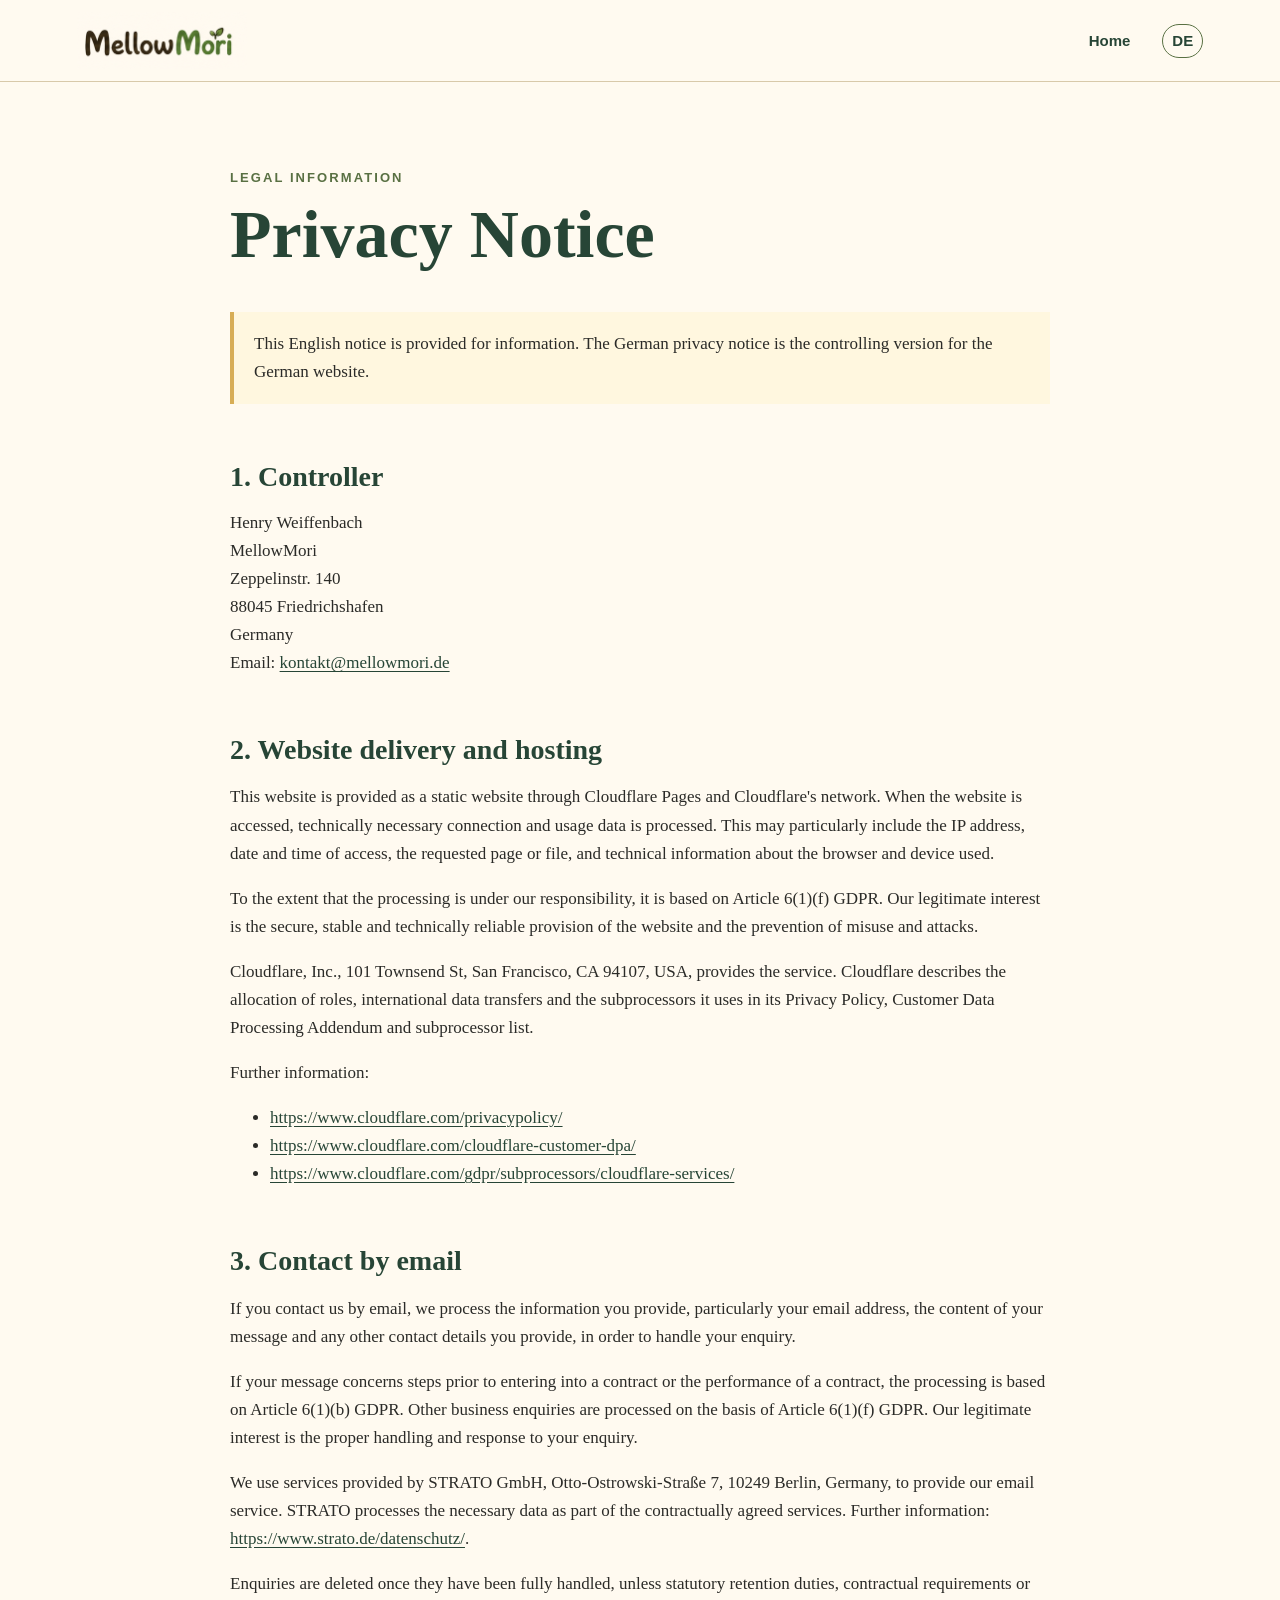
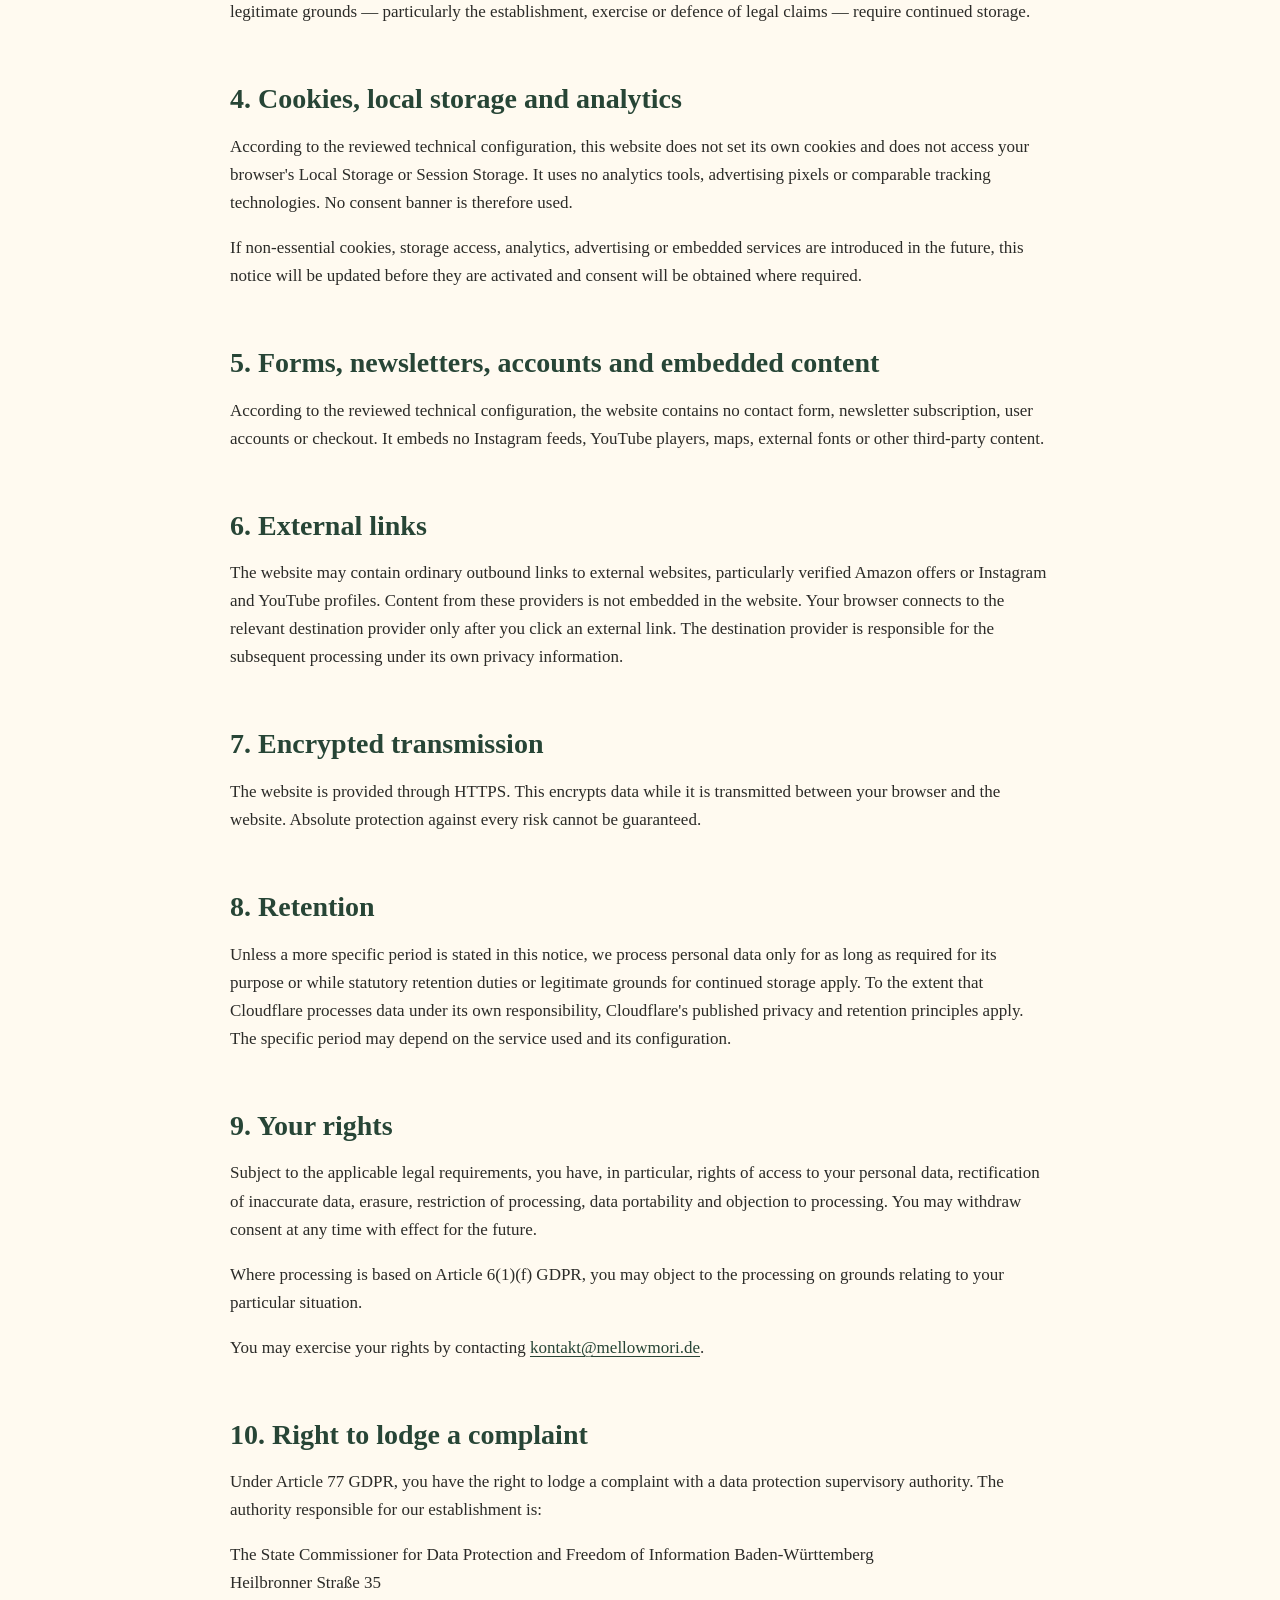
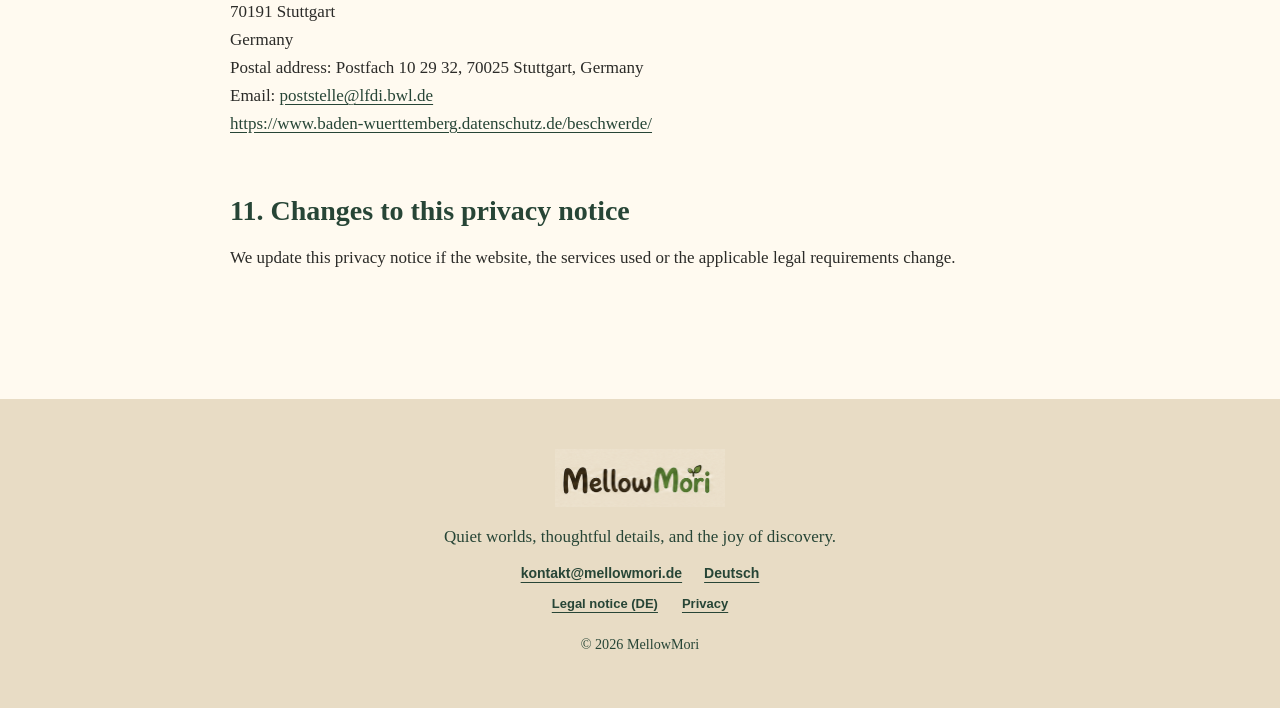
<file: en/privacy/index.html>
<!doctype html>
<html lang="en">
<head>
  <meta charset="utf-8"><meta name="viewport" content="width=device-width, initial-scale=1"><meta name="description" content="Privacy notice for the MellowMori website."><meta name="theme-color" content="#274536">
  <meta property="og:type" content="website"><meta property="og:site_name" content="MellowMori"><meta property="og:title" content="Privacy Notice – MellowMori"><meta property="og:description" content="Privacy notice for the MellowMori website."><meta property="og:url" content="https://mellowmori.de/en/privacy/">
  <link rel="canonical" href="https://mellowmori.de/en/privacy/"><link rel="alternate" hreflang="de" href="https://mellowmori.de/datenschutz/"><link rel="alternate" hreflang="en" href="https://mellowmori.de/en/privacy/"><link rel="alternate" hreflang="x-default" href="https://mellowmori.de/datenschutz/">
  <link rel="icon" type="image/png" sizes="32x32" href="../../assets/favicon-32x32.png"><title>Privacy Notice – MellowMori</title><link rel="stylesheet" href="../../styles.css">
</head>
<body class="legal-page">
  <a class="skip-link" href="#main">Skip to content</a>
  <header class="site-header"><a class="brand" href="../" aria-label="MellowMori home"><img src="../../assets/mellowmori-wordmark.png" width="342" height="115" alt="MellowMori"></a><nav aria-label="Page navigation"><a href="../">Home</a><a class="language" href="../../datenschutz/" lang="de" hreflang="de">DE</a></nav></header>
  <main id="main" class="legal-shell" data-legal-source-sha256="704D89FDE6BEE42C62891DC6E187806BA6352A2D297B7330695372FBE75AEFFA">
    <p class="eyebrow">Legal information</p><h1>Privacy Notice</h1>
    <p class="legal-note">This English notice is provided for information. The German privacy notice is the controlling version for the German website.</p>
    <h2>1. Controller</h2><address>Henry Weiffenbach<br>MellowMori<br>Zeppelinstr. 140<br>88045 Friedrichshafen<br>Germany<br>Email: <a href="mailto:kontakt@mellowmori.de">kontakt@mellowmori.de</a></address>
    <h2>2. Website delivery and hosting</h2>
    <p>This website is provided as a static website through Cloudflare Pages and Cloudflare's network. When the website is accessed, technically necessary connection and usage data is processed. This may particularly include the IP address, date and time of access, the requested page or file, and technical information about the browser and device used.</p>
    <p>To the extent that the processing is under our responsibility, it is based on Article 6(1)(f) GDPR. Our legitimate interest is the secure, stable and technically reliable provision of the website and the prevention of misuse and attacks.</p>
    <p>Cloudflare, Inc., 101 Townsend St, San Francisco, CA 94107, USA, provides the service. Cloudflare describes the allocation of roles, international data transfers and the subprocessors it uses in its Privacy Policy, Customer Data Processing Addendum and subprocessor list.</p>
    <p>Further information:</p><ul><li><a href="https://www.cloudflare.com/privacypolicy/">https://www.cloudflare.com/privacypolicy/</a></li><li><a href="https://www.cloudflare.com/cloudflare-customer-dpa/">https://www.cloudflare.com/cloudflare-customer-dpa/</a></li><li><a href="https://www.cloudflare.com/gdpr/subprocessors/cloudflare-services/">https://www.cloudflare.com/gdpr/subprocessors/cloudflare-services/</a></li></ul>
    <h2>3. Contact by email</h2>
    <p>If you contact us by email, we process the information you provide, particularly your email address, the content of your message and any other contact details you provide, in order to handle your enquiry.</p>
    <p>If your message concerns steps prior to entering into a contract or the performance of a contract, the processing is based on Article 6(1)(b) GDPR. Other business enquiries are processed on the basis of Article 6(1)(f) GDPR. Our legitimate interest is the proper handling and response to your enquiry.</p>
    <p>We use services provided by STRATO GmbH, Otto-Ostrowski-Straße 7, 10249 Berlin, Germany, to provide our email service. STRATO processes the necessary data as part of the contractually agreed services. Further information: <a href="https://www.strato.de/datenschutz/">https://www.strato.de/datenschutz/</a>.</p>
    <p>Enquiries are deleted once they have been fully handled, unless statutory retention duties, contractual requirements or legitimate grounds — particularly the establishment, exercise or defence of legal claims — require continued storage.</p>
    <h2>4. Cookies, local storage and analytics</h2><p>According to the reviewed technical configuration, this website does not set its own cookies and does not access your browser's Local Storage or Session Storage. It uses no analytics tools, advertising pixels or comparable tracking technologies. No consent banner is therefore used.</p><p>If non-essential cookies, storage access, analytics, advertising or embedded services are introduced in the future, this notice will be updated before they are activated and consent will be obtained where required.</p>
    <h2>5. Forms, newsletters, accounts and embedded content</h2><p>According to the reviewed technical configuration, the website contains no contact form, newsletter subscription, user accounts or checkout. It embeds no Instagram feeds, YouTube players, maps, external fonts or other third-party content.</p>
    <h2>6. External links</h2><p>The website may contain ordinary outbound links to external websites, particularly verified Amazon offers or Instagram and YouTube profiles. Content from these providers is not embedded in the website. Your browser connects to the relevant destination provider only after you click an external link. The destination provider is responsible for the subsequent processing under its own privacy information.</p>
    <h2>7. Encrypted transmission</h2><p>The website is provided through HTTPS. This encrypts data while it is transmitted between your browser and the website. Absolute protection against every risk cannot be guaranteed.</p>
    <h2>8. Retention</h2><p>Unless a more specific period is stated in this notice, we process personal data only for as long as required for its purpose or while statutory retention duties or legitimate grounds for continued storage apply. To the extent that Cloudflare processes data under its own responsibility, Cloudflare's published privacy and retention principles apply. The specific period may depend on the service used and its configuration.</p>
    <h2>9. Your rights</h2><p>Subject to the applicable legal requirements, you have, in particular, rights of access to your personal data, rectification of inaccurate data, erasure, restriction of processing, data portability and objection to processing. You may withdraw consent at any time with effect for the future.</p><p>Where processing is based on Article 6(1)(f) GDPR, you may object to the processing on grounds relating to your particular situation.</p><p>You may exercise your rights by contacting <a href="mailto:kontakt@mellowmori.de">kontakt@mellowmori.de</a>.</p>
    <h2>10. Right to lodge a complaint</h2><p>Under Article 77 GDPR, you have the right to lodge a complaint with a data protection supervisory authority. The authority responsible for our establishment is:</p><address>The State Commissioner for Data Protection and Freedom of Information Baden-Württemberg<br>Heilbronner Straße 35<br>70191 Stuttgart<br>Germany<br>Postal address: Postfach 10 29 32, 70025 Stuttgart, Germany<br>Email: <a href="mailto:poststelle@lfdi.bwl.de">poststelle@lfdi.bwl.de</a><br><a href="https://www.baden-wuerttemberg.datenschutz.de/beschwerde/">https://www.baden-wuerttemberg.datenschutz.de/beschwerde/</a></address>
    <h2>11. Changes to this privacy notice</h2><p>We update this privacy notice if the website, the services used or the applicable legal requirements change.</p>
  </main>
  <footer><img src="../../assets/mellowmori-wordmark.png" width="342" height="115" alt="MellowMori"><p>Quiet worlds, thoughtful details, and the joy of discovery.</p><p class="footer-links"><a href="mailto:kontakt@mellowmori.de">kontakt@mellowmori.de</a><a href="../../datenschutz/" lang="de" hreflang="de">Deutsch</a></p><div class="legal-slots"><a href="../../impressum/" hreflang="de">Legal notice (DE)</a><a aria-current="page" href="./">Privacy</a></div><small>&copy; 2026 MellowMori</small></footer>
</body></html>
</file>
<file: styles.css>
:root { --cream:#f3e8d2; --paper:#fffaf0; --forest:#274536; --moss:#597043; --gold:#d7ad55; --ink:#2b2b28; --line:#d8c9aa; }
* { box-sizing:border-box; }
html { scroll-behavior:smooth; }
section[id] { scroll-margin-top:112px; }
body { margin:0; max-width:100vw; overflow-x:hidden; background:var(--paper); color:var(--ink); font:17px/1.65 Georgia,serif; }
img { max-width:100%; height:auto; display:block; }
a:focus-visible { outline:3px solid var(--gold); outline-offset:4px; }
.skip-link { position:fixed; top:8px; left:-9999px; z-index:20; padding:10px 14px; background:var(--forest); color:#fff; }
.skip-link:focus { left:8px; }
.site-header { min-height:82px; padding:12px clamp(20px,6vw,90px); display:flex; align-items:center; justify-content:space-between; gap:28px; background:rgba(255,250,240,.96); border-bottom:1px solid var(--line); position:sticky; top:0; z-index:5; }
.brand { flex:0 0 auto; }
.brand img, footer img { width:170px; }
.site-header nav { display:flex; align-items:center; justify-content:flex-end; gap:clamp(14px,2.4vw,28px); flex-wrap:wrap; }
.site-header a { color:var(--forest); text-decoration:none; font:600 15px/1.2 Arial,sans-serif; }
.site-header nav>a:not(.language) { padding:11px 4px; }
.site-header nav a:hover { text-decoration:underline; text-underline-offset:5px; }
.site-header .language { padding:7px 9px; border:1px solid var(--moss); border-radius:999px; }
.hero { min-height:670px; padding:80px clamp(24px,8vw,130px); display:grid; grid-template-columns:1.2fr .8fr; align-items:center; gap:60px; background:radial-gradient(circle at 75% 30%,#fff9e9 0,transparent 35%),linear-gradient(145deg,var(--cream),#fbf4e5); }
.hero-copy { max-width:800px; }
.hero h1 { margin:.15em 0 .35em; color:var(--forest); font-size:clamp(48px,6vw,84px); line-height:1.02; letter-spacing:-.035em; }
.hero-copy>p:not(.eyebrow) { max-width:650px; font-size:20px; }
.hero-art { justify-self:center; display:grid; place-items:center; width:min(100%,340px); aspect-ratio:4/5; padding:30px; border:1px solid var(--line); border-radius:50% 48% 52% 46%; background:#fff9e9; box-shadow:0 24px 70px rgba(39,69,54,.12); }
.hero-art img { width:min(100%,254px); margin:auto; }
.eyebrow, .edition { margin:0; color:var(--moss); font:700 13px/1.2 Arial,sans-serif; letter-spacing:.16em; text-transform:uppercase; }
.button, .unavailable, .secondary-link { display:inline-block; margin-top:18px; padding:14px 22px; border-radius:999px; font:700 14px/1.2 Arial,sans-serif; }
.button { background:var(--forest); color:#fff; text-decoration:none; }
.button:hover { background:#1d362a; }
.nature, .coming-soon, .about, .product-lines, .social { padding:88px clamp(24px,12vw,190px); text-align:center; }
.nature h2, .coming-soon h2, .about h2, .product-lines>h2, .section-heading h2, .social h2 { margin:.25em 0; color:var(--forest); font-size:clamp(34px,4vw,56px); line-height:1.1; }
.nature p:last-child, .coming-soon p:last-child, .about p { max-width:800px; margin:20px auto; }
.habitat-strip { display:flex; justify-content:center; flex-wrap:wrap; gap:10px; margin:30px auto 0; }
.habitat-strip span { display:inline-flex; align-items:center; gap:10px; padding:9px 16px; border:1px solid var(--line); border-radius:999px; background:#fffdf7; color:var(--forest); font:700 12px/1 Arial,sans-serif; letter-spacing:.11em; text-transform:uppercase; }
.habitat-strip span::before { content:""; width:9px; height:9px; border-radius:50%; background:var(--moss); box-shadow:inset 0 0 0 2px rgba(255,255,255,.45); }
.habitat-strip span:nth-child(2)::before { background:#43839a; }
.habitat-strip span:nth-child(3)::before { background:#c47d3c; }
.books { padding:70px clamp(24px,8vw,130px) 100px; background:var(--cream); }
.section-heading { max-width:900px; margin:0 auto 18px; text-align:center; }
.books>* { min-width:0; }
.section-heading>p:last-child { margin:16px auto 0; }
.collection-facts { display:flex; justify-content:center; flex-wrap:wrap; gap:8px 12px; margin:26px auto 0; padding:0; color:var(--forest); font:700 13px/1.35 Arial,sans-serif; list-style:none; }
.collection-facts li { padding:9px 13px; border:1px solid #cbb893; border-radius:999px; background:rgba(255,253,247,.75); }
.collection-grid { display:grid; grid-template-columns:repeat(3,minmax(0,1fr)); gap:24px; width:min(100%,1200px); margin:38px auto 0; }
.collection-card { min-width:0; display:flex; flex-direction:column; padding:22px; background:var(--paper); border:1px solid var(--line); border-radius:22px; box-shadow:0 16px 45px rgba(39,69,54,.08); }
.collection-card figure { margin:0 0 24px; }
.collection-card figure img { width:100%; aspect-ratio:647/844; object-fit:cover; border-radius:10px; box-shadow:0 10px 24px rgba(43,43,40,.18); }
.collection-card__copy { display:flex; flex:1; flex-direction:column; align-items:flex-start; }
.collection-card h3 { min-height:2.1em; margin:.35em 0; color:var(--forest); font-size:clamp(26px,2.3vw,34px); line-height:1.05; overflow-wrap:anywhere; }
.collection-card__copy>p:not(.edition) { margin:.25em 0; }
.collection-card__summary { min-height:3.35em; }
.availability { color:var(--forest); font:700 12px/1.2 Arial,sans-serif; letter-spacing:.11em; text-transform:uppercase; }
.availability--soon { color:#8a5e37; }
.collection-card__features { display:flex; flex-wrap:wrap; gap:5px 12px; margin:14px 0 0; padding:0; color:#4e514b; font:600 13px/1.35 Arial,sans-serif; list-style:none; }
.collection-card__features li:not(:last-child)::after { content:"·"; margin-left:12px; color:#9b7650; }
.collection-card .unavailable, .collection-card .status-pill { margin-top:auto; }
.collection-card__cta { margin-top:auto; }
.collection-card--preview h3 { margin-top:calc(.35em + 23px); }
.collection-card__status { display:flex; align-items:center; gap:9px; margin:auto 0 0; padding-top:22px; color:#6d523d; font:700 13px/1.2 Arial,sans-serif; letter-spacing:.08em; text-transform:uppercase; }
.collection-card__status span { width:8px; height:8px; border-radius:50%; background:#b87339; }
.collection-card--coming-soon { border-style:dashed; border-color:#ba9a69; background:#fbf6ea; }
.collection-card--preview figure img { box-shadow:0 10px 24px rgba(103,67,34,.18); }
.collection-card__placeholder { position:relative; isolation:isolate; display:flex; aspect-ratio:647/844; flex-direction:column; align-items:center; justify-content:center; overflow:hidden; margin:0 0 24px; padding:38px 24px; border:1px solid #cabc9f; border-radius:10px; background:radial-gradient(circle at 78% 18%,rgba(215,173,85,.35) 0 8%,transparent 9%),linear-gradient(155deg,#fffaf0 8%,#e7ead9 56%,#d4dbc4 100%); color:var(--forest); text-align:center; box-shadow:0 10px 24px rgba(43,43,40,.12); }
.collection-card__placeholder::before, .collection-card__placeholder::after { content:""; position:absolute; z-index:-1; width:145%; border:1px solid rgba(89,112,67,.22); border-radius:50%; }
.collection-card__placeholder::before { height:54%; left:-74%; bottom:-10%; transform:rotate(12deg); }
.collection-card__placeholder::after { height:44%; right:-78%; bottom:5%; transform:rotate(-10deg); }
.placeholder-wordmark { width:min(72%,210px); margin:0 0 8px; }
.placeholder-line { font:600 clamp(16px,1.6vw,20px)/1.1 Georgia,"Times New Roman",serif; letter-spacing:.22em; text-transform:uppercase; }
.placeholder-message { max-width:230px; margin-top:34px; font:700 clamp(24px,2.2vw,32px)/1.12 Georgia,serif; }
.collection-card--provisional { border-style:dashed; background:#fff8e9; }
.collection-card .status-pill--light { border-color:#9b7650; background:#f0e1c3; color:#563c2e; }
.candidate-note { width:min(100%,900px); margin:24px auto 0; padding:14px 18px; border-left:4px solid #9b6745; background:#fff6e5; color:#4f3d32; }
.book-details { display:grid; grid-template-columns:minmax(240px,.7fr) minmax(0,1.3fr); gap:40px; align-items:center; width:min(100%,1200px); margin:34px auto 0; padding:34px; border-radius:22px; background:#fffdf7; border:1px solid var(--line); }
.book-details h3 { margin:.35em 0; color:var(--forest); font-size:30px; line-height:1.15; }
.book-details__inspiration { min-width:0; }
.inspiration-note { max-width:440px; margin:.6em 0 1em; color:#4e514b; font-size:15px; }
.book-details ul { padding-left:1.2em; }
.preview-grid { display:grid; grid-template-columns:repeat(3,minmax(0,1fr)); gap:14px; }
.preview-grid img { width:100%; border-radius:14px; box-shadow:0 8px 22px rgba(43,43,40,.14); }
.inspiration-gallery { width:min(100%,1200px); margin:34px auto 0; padding:34px; border:1px solid var(--line); border-radius:22px; background:#fffdf7; }
.inspiration-heading { max-width:780px; margin:0 auto 28px; text-align:center; }
.inspiration-heading h3 { margin:.35em 0; color:var(--forest); font-size:clamp(30px,3.2vw,44px); line-height:1.1; }
.inspiration-heading>p:last-child { margin:12px auto 0; color:#4e514b; }
.inspiration-books { display:grid; gap:18px; }
.inspiration-book { display:grid; grid-template-columns:minmax(260px,.52fr) minmax(0,1.48fr); gap:28px; align-items:center; padding:22px; border:1px solid #e3d6bd; border-radius:18px; background:var(--paper); }
.inspiration-book__copy { min-width:0; }
.inspiration-book h4 { margin:.28em 0 0; color:var(--forest); font-size:clamp(24px,2vw,30px); line-height:1.08; overflow-wrap:normal; }
.inspiration-habitat { margin:0; color:var(--moss); font:700 12px/1.2 Arial,sans-serif; letter-spacing:.16em; text-transform:uppercase; }
.inspiration-habitat--sea { color:#34748b; }
.inspiration-habitat--desert { color:#9b6035; }
.unavailable { background:#e6dfd0; color:#4e514b; }
.secondary-link { border:2px solid var(--forest); color:var(--forest); text-decoration:none; }
.secondary-link:hover { background:var(--forest); color:#fff; }
.product-lines { min-width:0; background:#fffdf7; }
.product-lines>h2 { max-width:100%; overflow-wrap:anywhere; }
.line-grid, .social-grid { display:grid; grid-template-columns:repeat(2,minmax(0,1fr)); gap:28px; max-width:1100px; margin:42px auto 0; text-align:left; }
.line-card { --line-card-art:none; position:relative; isolation:isolate; min-width:0; min-height:510px; overflow:hidden; border:1px solid var(--line); border-radius:22px; background:var(--paper); box-shadow:0 12px 35px rgba(39,69,54,.1); }
.line-card::before, .line-card::after { content:""; position:absolute; inset:0; pointer-events:none; }
.line-card::before { z-index:-2; background-image:var(--line-card-art); background-repeat:no-repeat; background-size:cover; background-position:63% center; }
.line-card::after { z-index:-1; background:linear-gradient(90deg,rgba(255,250,240,.99) 0%,rgba(255,250,240,.96) 42%,rgba(255,250,240,.66) 66%,rgba(255,250,240,.1) 100%); }
.line-card--nature { --line-card-art:url("assets/worlds/mellowmori-nature-card-background.webp"); }
.line-card--little-worlds { --line-card-art:radial-gradient(circle at 78% 72%,rgba(190,139,95,.20) 0 12%,transparent 12.5%),radial-gradient(circle at 86% 26%,rgba(104,145,125,.18) 0 8%,transparent 8.5%),linear-gradient(145deg,#fffaf0 0%,#f3ead9 62%,#e9dbc5 100%); border-color:#d7c395; }
.line-card--little-worlds::after { background:linear-gradient(90deg,rgba(255,250,240,.99) 0%,rgba(255,250,240,.94) 51%,rgba(255,247,226,.38) 78%,rgba(255,244,211,.04) 100%); }
.line-card__content { min-height:510px; display:flex; flex-direction:column; align-items:flex-start; width:min(64%,430px); padding:38px 34px; }
.line-card__wordmark { display:block; width:clamp(168px,18vw,218px); height:auto; margin:0 0 2px; object-fit:contain; object-position:left center; }
.line-card .secondary-link, .line-card .unavailable { align-self:flex-start; margin-top:auto; }
.line-card h3, .social-grid h3 { margin:.4em 0; color:var(--forest); font-size:28px; line-height:1.15; }
.line-card--nature h3 { font-family:Georgia,serif; font-size:clamp(30px,3vw,40px); letter-spacing:-.02em; }
.line-name { color:var(--forest); }
.line-name--nature { margin:-2px 0 5px; font:600 clamp(17px,1.7vw,21px)/1.1 Georgia,"Times New Roman",serif; letter-spacing:.22em; text-transform:uppercase; }
.line-name--little-worlds { margin:-2px 0 5px; font:700 clamp(17px,1.7vw,21px)/1.1 "Trebuchet MS","Avenir Next Rounded","Arial Rounded MT Bold",Arial,sans-serif; letter-spacing:.015em; }
.line-card--little-worlds h3 { margin:.55em 0 .4em; font:700 clamp(25px,2.3vw,32px)/1.12 "Trebuchet MS","Avenir Next Rounded","Arial Rounded MT Bold",Arial,sans-serif; letter-spacing:-.02em; }
.coming-soon { background:var(--forest); color:#f8f0df; }
.coming-soon h2, .coming-soon .eyebrow { color:#fff2c4; }
.coming-soon-layout { width:min(100%,980px); margin:0 auto; display:grid; grid-template-columns:minmax(220px,360px) minmax(0,1fr); gap:clamp(36px,7vw,84px); align-items:center; text-align:left; }
.coming-soon-visual { margin:0; justify-self:center; }
.coming-soon-visual img { width:min(100%,330px); border-radius:16px; box-shadow:0 20px 48px rgba(0,0,0,.3); }
.coming-soon-copy>p:last-child { max-width:620px; margin:18px 0 0; }
.status-pill { display:inline-block; margin:22px 0 6px; padding:8px 13px; border:1px solid rgba(255,242,196,.45); border-radius:999px; color:#fff2c4; font:700 12px/1 Arial,sans-serif; letter-spacing:.12em; text-transform:uppercase; }
.social { background:#fffdf7; }
.social>p:not(.eyebrow) { max-width:760px; margin:18px auto; }
.social-grid article, .social-card { padding:28px; border:1px solid var(--line); border-radius:18px; background:var(--paper); }
.social-card { color:var(--ink); text-decoration:none; transition:transform .18s ease,box-shadow .18s ease; }
.social-card:hover { transform:translateY(-2px); box-shadow:0 12px 30px rgba(39,69,54,.1); }
.social-icon { width:30px; height:30px; fill:none; stroke:var(--forest); stroke-width:1.8; }
.about { background:#fffaf0; }
footer { padding:50px 24px; text-align:center; background:#e8dcc5; color:var(--forest); }
footer img { margin:0 auto 16px; }
footer p { margin:0 0 14px; }
.footer-language, .footer-links a { color:var(--forest); font:700 14px/1.2 Arial,sans-serif; text-underline-offset:4px; }
.footer-links { display:flex; justify-content:center; flex-wrap:wrap; gap:10px 22px; }
.legal-slots { display:flex; justify-content:center; flex-wrap:wrap; gap:10px 24px; margin:0 0 16px; font:600 13px/1.4 Arial,sans-serif; color:#5e665f; }
.legal-slots a { color:var(--forest); text-underline-offset:4px; }
.legal-shell { width:min(820px,calc(100% - 48px)); min-height:62vh; margin:0 auto; padding:88px 0 110px; }
.legal-shell h1 { margin:.2em 0 .6em; color:var(--forest); font-size:clamp(42px,6vw,68px); line-height:1.05; }
.legal-shell h2 { margin:2em 0 .55em; color:var(--forest); font-size:28px; line-height:1.2; }
.legal-shell h1, .legal-shell h2 { overflow-wrap:anywhere; }
.legal-shell h3 { margin:1.7em 0 .4em; color:var(--forest); font-size:21px; line-height:1.25; }
.legal-shell address { font-style:normal; }
.legal-shell a { overflow-wrap:anywhere; color:var(--forest); text-underline-offset:3px; }
.legal-note { padding:18px 20px; border-left:4px solid var(--gold); background:#fff7df; }
.human-input { margin:34px 0; padding:24px 26px; border:2px solid var(--gold); border-radius:18px; background:#fff7df; }
.human-input strong { color:var(--forest); font:800 13px/1.2 Arial,sans-serif; letter-spacing:.1em; }
.human-input p { margin:10px 0 0; }
.link-hub-page { background:linear-gradient(180deg,#f5ead5 0,#fffaf0 26%,#fffaf0 100%); }
.link-hub { width:min(760px,calc(100% - 40px)); min-height:70vh; margin:0 auto; padding:64px 0 92px; }
.link-hub__intro { max-width:650px; margin:0 auto 42px; text-align:center; }
.link-hub__intro .hub-wordmark { width:184px; margin:0 auto 18px; }
.link-hub__intro h1 { margin:.18em 0 .35em; color:var(--forest); font-size:clamp(38px,7vw,62px); line-height:1.02; letter-spacing:-.025em; }
.link-hub__intro>p:last-child { margin:0 auto; color:#4e514b; }
.link-hub__group { margin-top:34px; }
.link-hub__group-heading { margin:0 0 14px; color:var(--forest); font-size:clamp(25px,4vw,34px); line-height:1.12; text-align:center; }
.hub-link, .hub-book-card { color:var(--ink); text-decoration:none; border:1px solid var(--line); background:#fffdf7; box-shadow:0 12px 32px rgba(39,69,54,.08); transition:transform .18s ease,box-shadow .18s ease,border-color .18s ease; }
.hub-link:hover, .hub-book-card:hover { transform:translateY(-2px); border-color:#aa946c; box-shadow:0 16px 36px rgba(39,69,54,.13); }
.hub-link { min-height:72px; display:flex; align-items:center; justify-content:space-between; gap:18px; padding:18px 22px; border-radius:18px; }
.hub-link--primary { background:var(--forest); border-color:var(--forest); color:#fff; box-shadow:0 14px 34px rgba(39,69,54,.2); }
.hub-link--primary:hover { border-color:#1d362a; background:#1d362a; }
.hub-link__copy { min-width:0; }
.hub-link__label { display:block; font:700 18px/1.2 Arial,sans-serif; }
.hub-link__detail { display:block; margin-top:5px; color:#5d665f; font:500 13px/1.35 Arial,sans-serif; overflow-wrap:anywhere; }
.hub-link--primary .hub-link__detail { color:#e7eadf; }
.hub-link__arrow { flex:0 0 auto; color:currentColor; font:700 24px/1 Arial,sans-serif; }
.hub-book-list { display:grid; gap:14px; }
.hub-book-card { display:grid; grid-template-columns:74px minmax(0,1fr) auto; align-items:center; gap:18px; min-height:112px; padding:14px 18px 14px 14px; border-radius:20px; }
.hub-book-card img { width:74px; aspect-ratio:647/844; object-fit:cover; border-radius:9px; box-shadow:0 7px 18px rgba(43,43,40,.18); }
.hub-book-card__copy { min-width:0; }
.hub-book-card__copy span { display:block; }
.hub-book-card__edition { margin-bottom:4px; color:var(--moss); font:700 11px/1.2 Arial,sans-serif; letter-spacing:.12em; text-transform:uppercase; }
.hub-book-card__title { color:var(--forest); font:700 22px/1.08 Georgia,serif; overflow-wrap:anywhere; }
.hub-book-card__destination { margin-top:6px; color:#5d665f; font:600 13px/1.3 Arial,sans-serif; }
.hub-social-list { display:grid; gap:14px; }
.hub-social-list .hub-link { background:#fffaf0; }
.hub-social-mark { flex:0 0 auto; width:38px; height:38px; display:grid; place-items:center; border-radius:50%; background:#e8dcc5; color:var(--forest); font:800 13px/1 Arial,sans-serif; }
.link-hub__privacy { margin:24px auto 0; color:#686b65; font:500 12px/1.55 Arial,sans-serif; text-align:center; }
@media(max-width:820px) {
  .site-header { align-items:flex-start; }
  .site-header nav { max-width:330px; }
  .hero { grid-template-columns:1fr; text-align:center; padding-top:55px; }
  .hero-copy>p:not(.eyebrow) { margin-left:auto; margin-right:auto; }
  .hero-art { width:min(100%,260px); padding:24px; }
  .collection-grid { grid-template-columns:repeat(2,minmax(0,1fr)); }
  .line-grid, .social-grid { grid-template-columns:1fr; }
  .line-card, .line-card__content { min-height:470px; }
  .line-card__content { width:min(62%,460px); }
  .book-details { grid-template-columns:1fr; }
  .inspiration-book { grid-template-columns:1fr; gap:16px; }
  .inspiration-book__copy { text-align:center; }
  .coming-soon-layout { grid-template-columns:minmax(180px,280px) minmax(0,1fr); gap:34px; }
}
@media(max-width:560px) {
  section[id] { scroll-margin-top:16px; }
  .site-header { position:static; display:block; width:100%; padding-left:12px; padding-right:12px; text-align:center; }
  .brand img { margin:0 auto; }
  .site-header nav { width:100%; justify-content:center; max-width:none; margin-top:12px; gap:10px 12px; }
  .site-header a { font-size:14px; }
  .hero { min-height:auto; width:100%; padding-left:20px; padding-right:20px; overflow:hidden; }
  .hero-copy { min-width:0; width:100%; }
  .hero h1 { font-size:32px; overflow-wrap:anywhere; }
  .hero-copy p { overflow-wrap:anywhere; }
  .collection-grid { grid-template-columns:1fr; }
  .collection-card { padding:20px; }
  .collection-card__copy { align-items:center; text-align:center; }
  .collection-card h3 { min-height:0; }
  .collection-card__summary { min-height:0; }
  .collection-card figure { width:min(100%,260px); margin-left:auto; margin-right:auto; }
  .collection-card__placeholder { width:min(100%,260px); margin-left:auto; margin-right:auto; }
  .book-details { padding:24px; text-align:left; }
  .book-details { overflow:hidden; }
  .preview-grid { display:grid; grid-template-columns:1fr; gap:14px; overflow:visible; padding:2px; }
  .preview-grid img { width:min(100%,260px); max-width:260px; justify-self:center; }
  .inspiration-gallery { padding:24px 18px; }
  .inspiration-book { padding:20px 14px; }
  .coming-soon-layout { grid-template-columns:1fr; text-align:center; }
  .coming-soon-visual img { width:min(72vw,300px); }
  .coming-soon-copy>p:last-child { margin-left:auto; margin-right:auto; }
  .line-card { min-height:520px; }
  .line-card::before { background-position:58% center; }
  .line-card::after, .line-card--little-worlds::after { background:linear-gradient(180deg,rgba(255,250,240,.99) 0%,rgba(255,250,240,.97) 47%,rgba(255,250,240,.7) 67%,rgba(255,250,240,.08) 100%); }
  .line-card__content { width:100%; min-height:520px; padding:30px 26px 36px; }
  .line-card__wordmark { width:190px; }
  .line-card__content>p:not(.edition):not(.line-name) { max-width:92%; }
  .legal-shell { width:min(100% - 40px,820px); padding:60px 0 80px; }
  .link-hub { width:min(100% - 28px,760px); padding:44px 0 72px; }
  .link-hub__intro { margin-bottom:34px; }
  .hub-book-card { grid-template-columns:64px minmax(0,1fr) auto; gap:13px; min-height:100px; padding:12px 14px 12px 12px; }
  .hub-book-card img { width:64px; }
  .hub-book-card__title { font-size:19px; }
  .hub-book-card__destination { font-size:12px; }
}
@media(max-width:360px) {
  .books { padding-left:12px; padding-right:12px; }
  .book-details, .inspiration-gallery { padding:10px; }
  .inspiration-book { padding:10px; }
}
@media(prefers-reduced-motion:reduce) { html { scroll-behavior:auto; } *,*::before,*::after { animation-duration:.01ms!important; animation-iteration-count:1!important; transition-duration:.01ms!important; } }


/* Private Little Worlds Wave 1 prelaunch candidate. */
.little-worlds-collection {
  background:linear-gradient(180deg,#fffaf0 0%,#f4ead8 48%,#fffaf0 100%);
}
.little-worlds-collection .section-heading h2,
.little-worlds-card h3 {
  font-family:"Trebuchet MS","Avenir Next Rounded","Arial Rounded MT Bold",Arial,sans-serif;
  letter-spacing:-.025em;
}
.little-worlds-card {
  border-color:#d8c49b;
  background:#fffdf7;
}
.little-worlds-card figure img {
  aspect-ratio:1/1;
  object-fit:cover;
  border-radius:14px;
}
.little-worlds-card .collection-card__status,
.little-worlds-card .collection-card__cta--disabled {
  width:100%;
  justify-content:center;
}
.little-worlds-card .collection-card__cta--disabled {
  margin-top:auto;
  border-color:#b9b1a0;
  color:#625f57;
  background:#f1eee6;
  cursor:not-allowed;
  opacity:1;
  text-decoration:none;
}
@media(max-width:560px) {
  .little-worlds-collection { padding-left:20px; padding-right:20px; }
  .little-worlds-card figure { width:min(100%,300px); }
}

/* S35 exact-source local candidate: retain the whole portrait inside the square gallery. */
.preview-grid img.source-faithful-inspiration { aspect-ratio:1; object-fit:contain; background:#fff; }

/* Little Worlds link-hub covers retain their full square format. */
.hub-book-card--little-worlds img { aspect-ratio:1; object-fit:contain; }
.hub-book-card--little-worlds .hub-book-card__title { font-family:"Trebuchet MS","Avenir Next Rounded","Arial Rounded MT Bold",Arial,sans-serif; }

/* Current D1.3 Woodland front: preserve its full source geometry in both DE consumers. */
.collection-card figure img[src$="waldverstecke-de-d1-3.jpg"],
.hub-book-card img[src$="waldverstecke-de-d1-3.jpg"] { aspect-ratio:1020/1320; object-fit:contain; }

/* D095: non-link upcoming cards share the established link-hub layout. */
.hub-book-card:not(a){cursor:default;}
</file>
